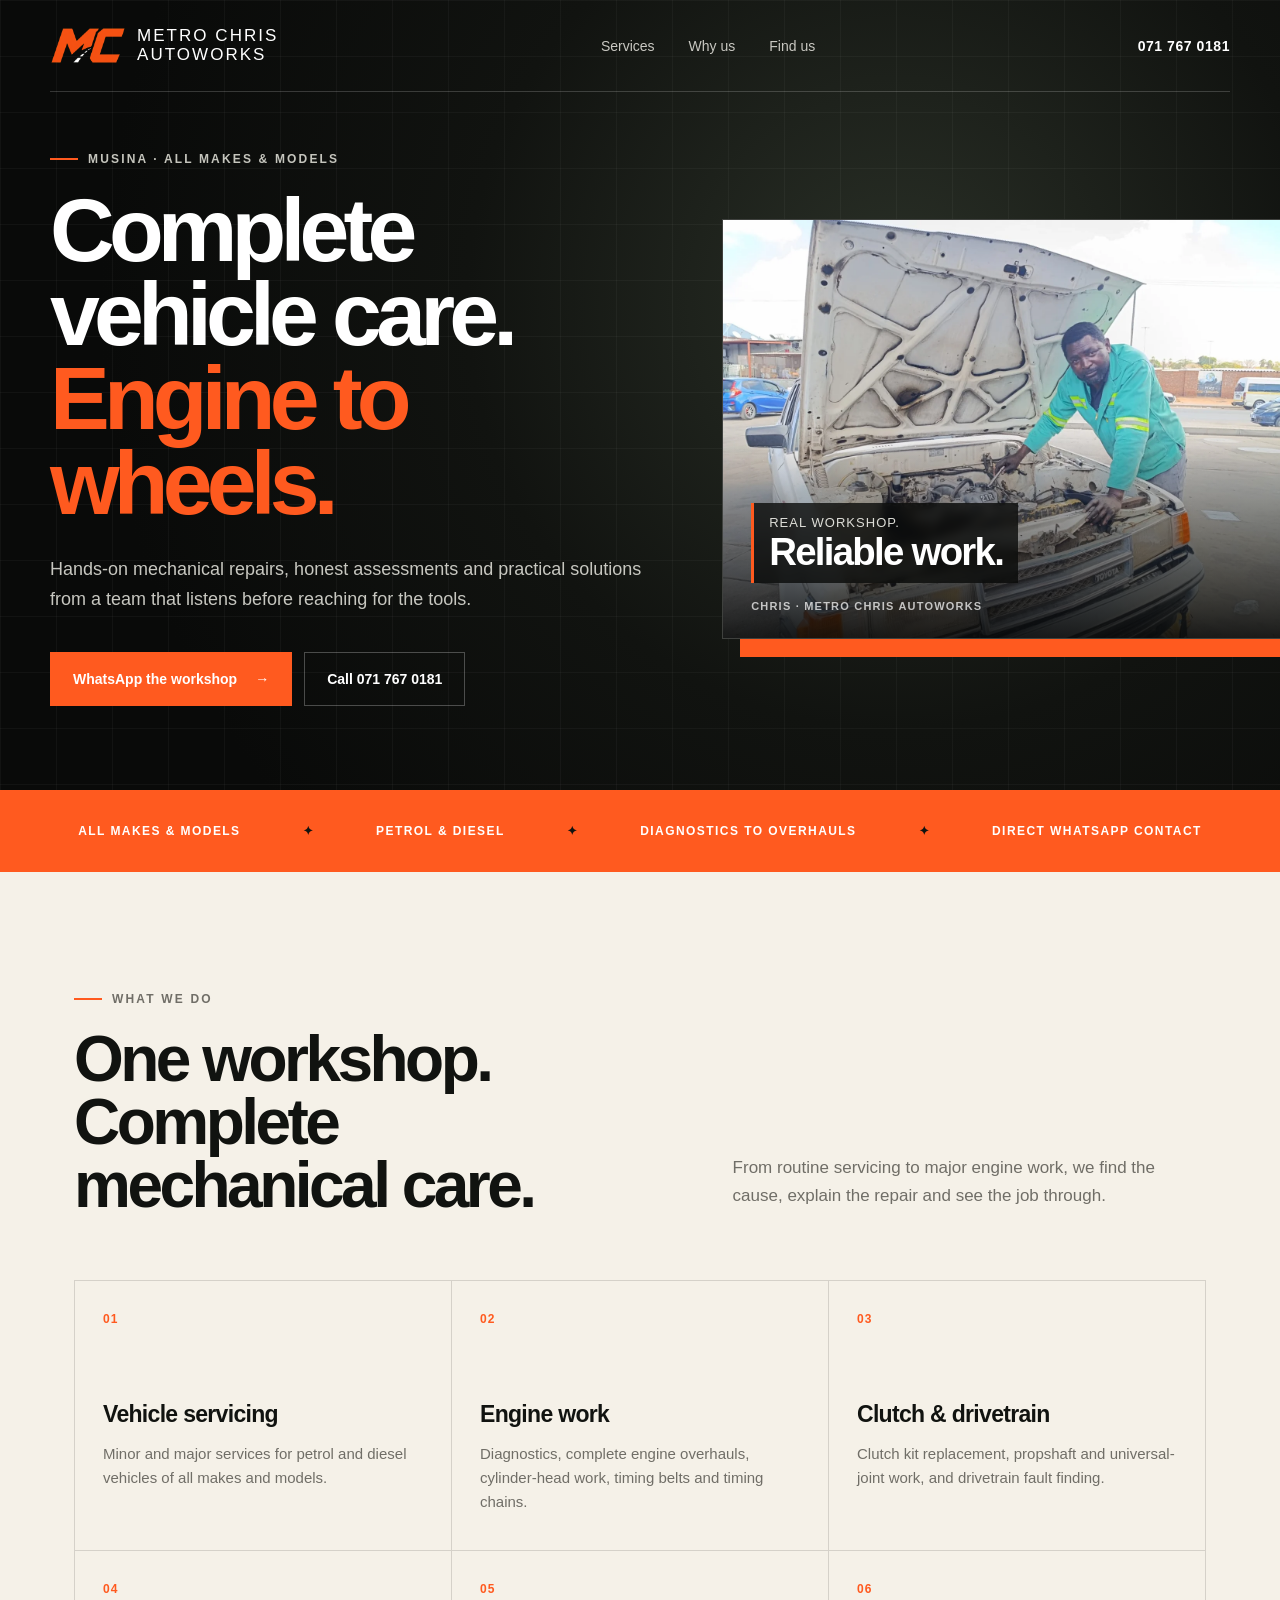
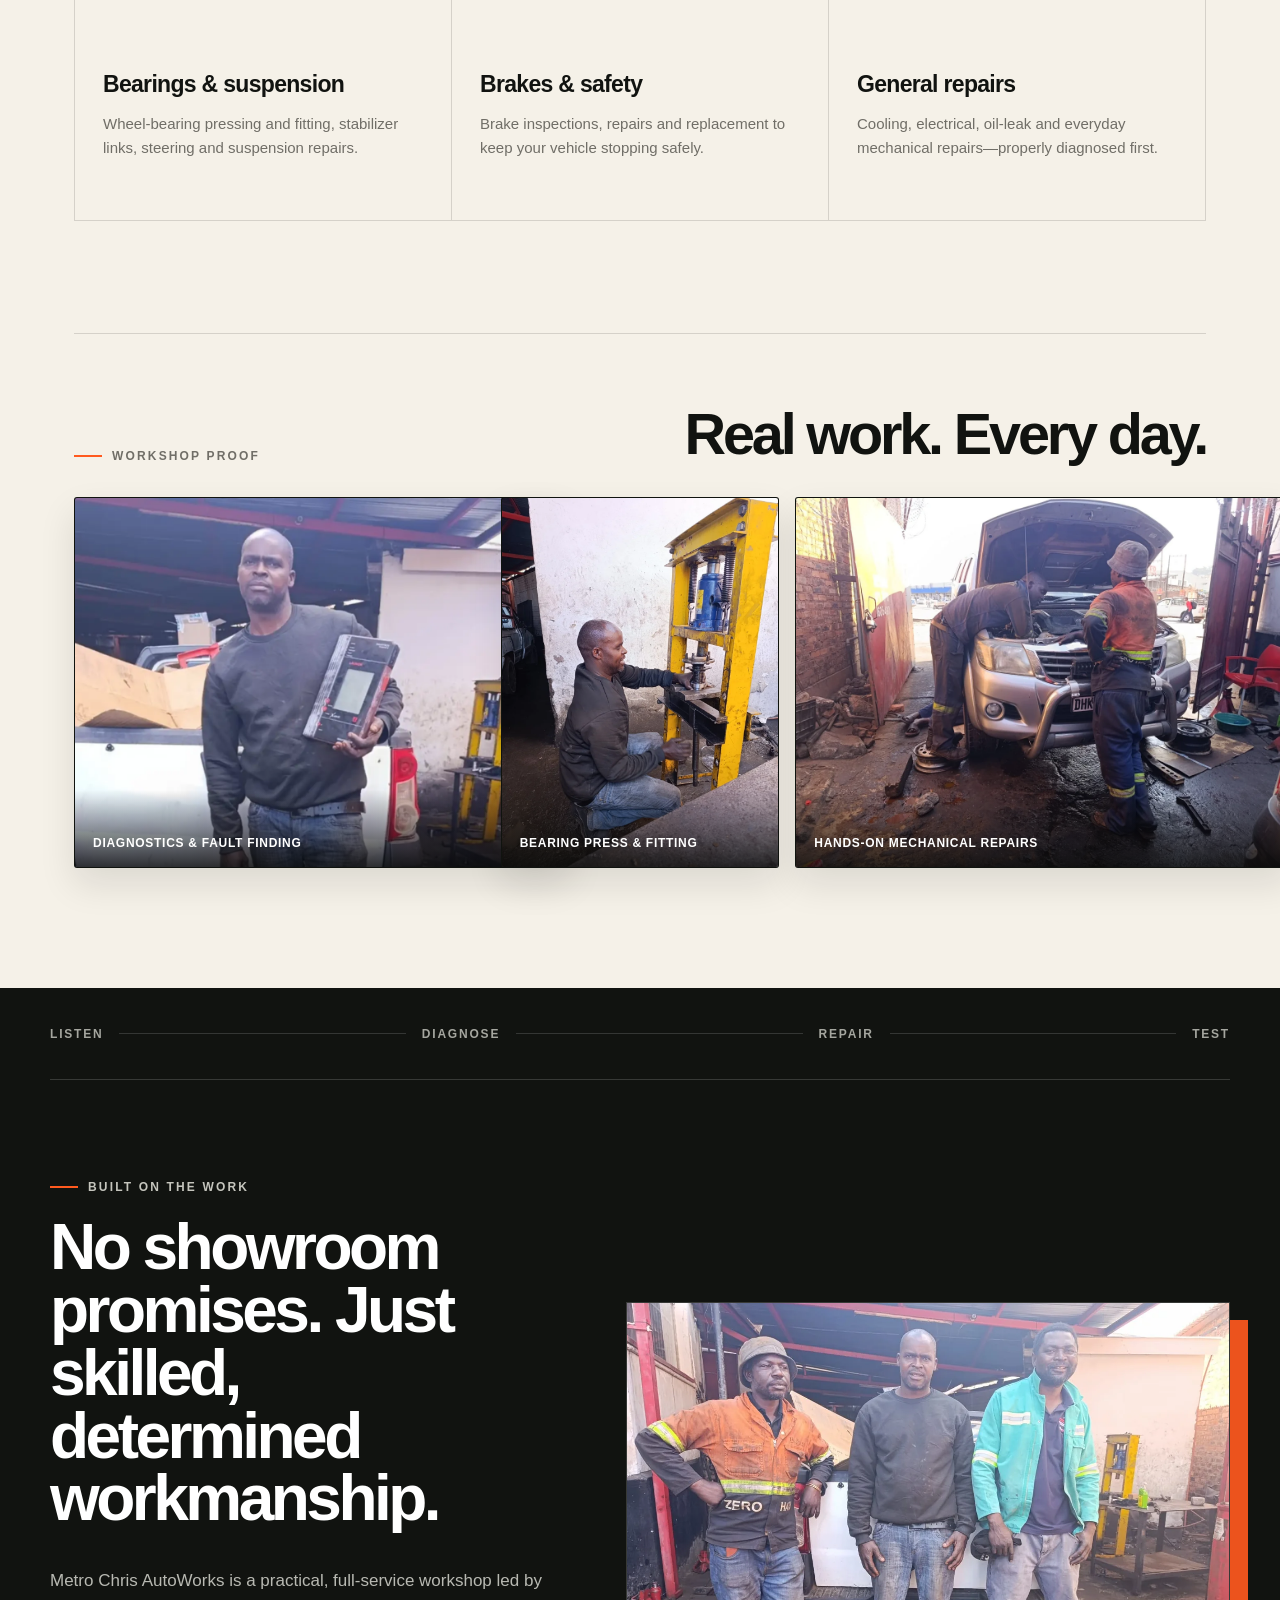
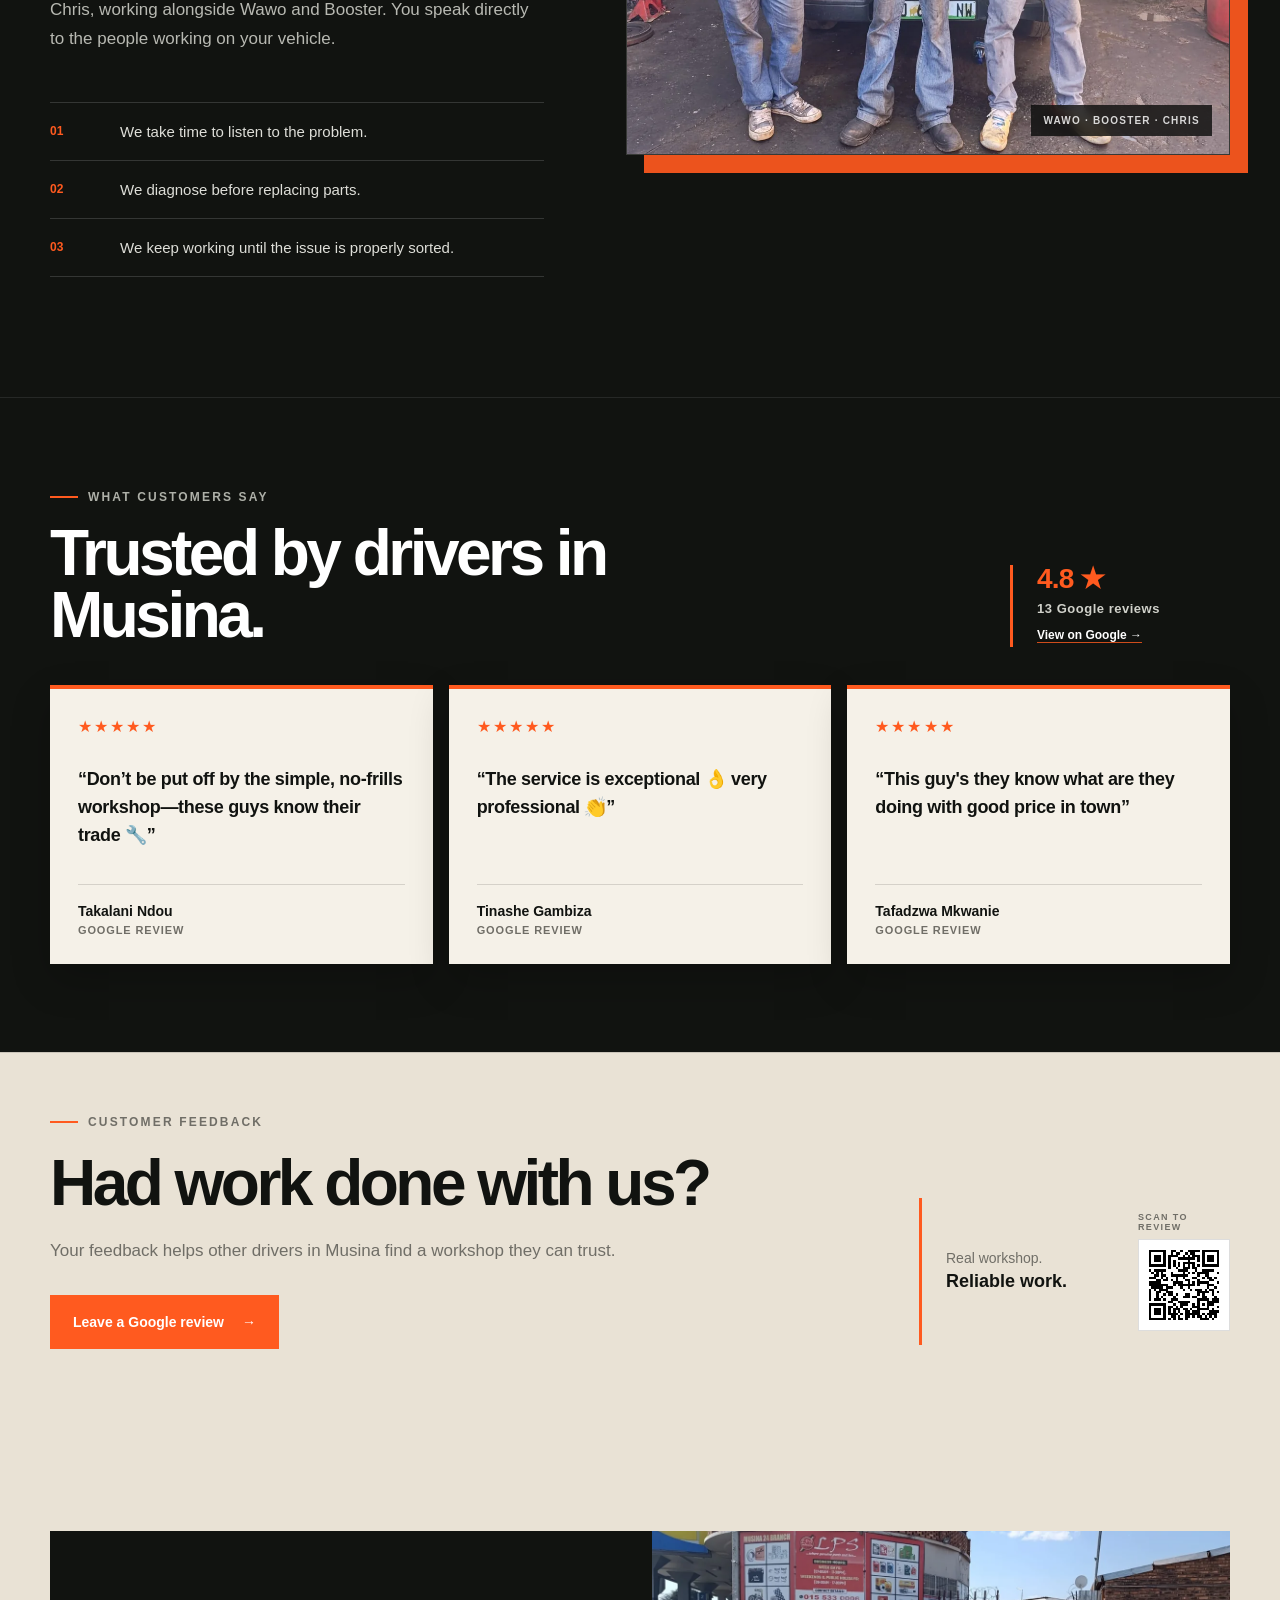
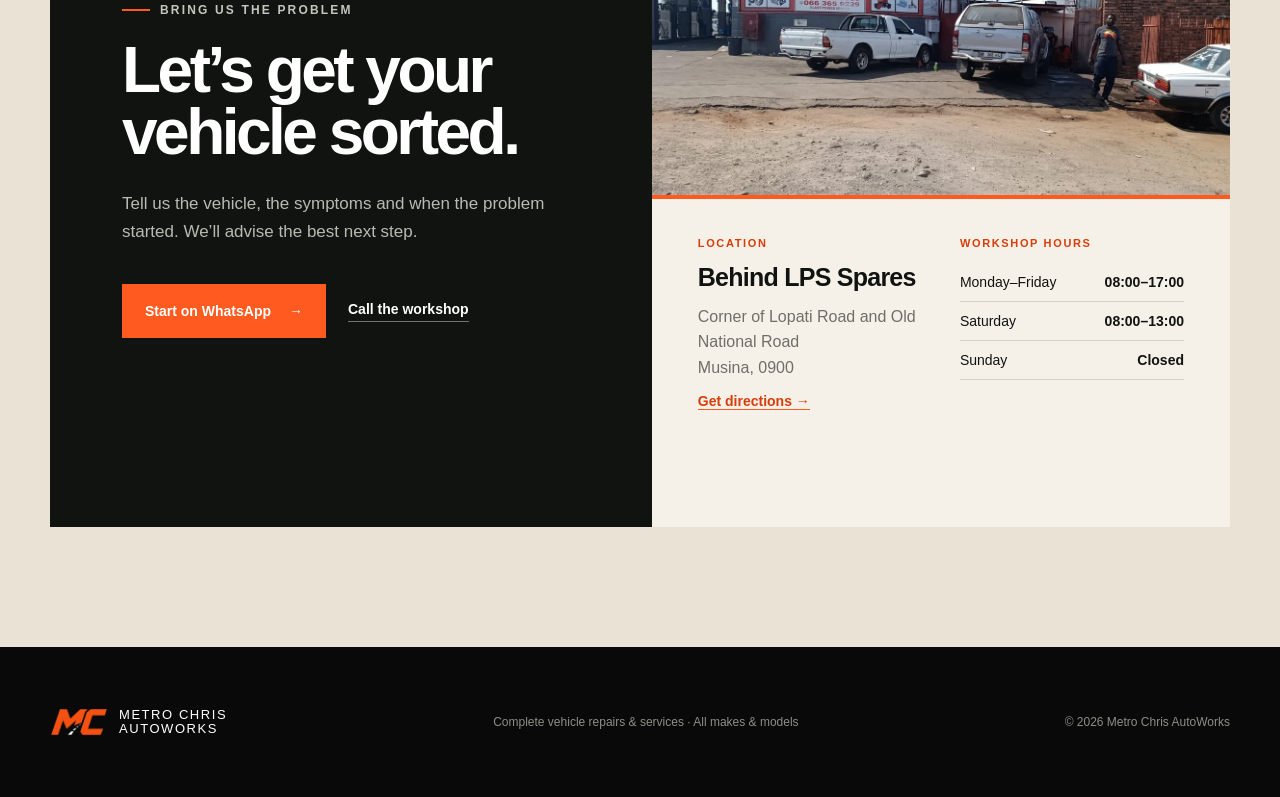
<file: index.html>
<!doctype html>
<html lang="en">
<head>
  <meta charset="utf-8">
  <meta name="viewport" content="width=device-width, initial-scale=1">
  <title>Car Mechanic &amp; Auto Repairs in Musina | Metro Chris AutoWorks</title>
  <meta name="description" content="Metro Chris AutoWorks provides reliable car repairs, diagnostics and vehicle maintenance in Musina. Call or WhatsApp 071 767 0181.">
  <meta name="robots" content="index, follow">
  <meta name="theme-color" content="#111310">
  <link rel="canonical" href="https://metrochrisauto.co.za/">
  <link rel="icon" href="assets/images/metro-chris-mc-emblem.webp" type="image/webp">
  <meta property="og:title" content="Car Mechanic &amp; Auto Repairs in Musina | Metro Chris AutoWorks">
  <meta property="og:description" content="Metro Chris AutoWorks provides reliable car repairs, diagnostics and vehicle maintenance in Musina. Call or WhatsApp 071 767 0181.">
  <meta property="og:type" content="website">
  <meta property="og:url" content="https://metrochrisauto.co.za/">
  <meta property="og:image" content="https://metrochrisauto.co.za/assets/images/hero-chris.webp">
  <meta property="og:image:alt" content="Chris working on a vehicle at Metro Chris AutoWorks in Musina">
  <link rel="preload" as="image" href="assets/images/hero-chris.webp" fetchpriority="high">
  <link rel="stylesheet" href="styles.css">
  <script type="application/ld+json">
    {
      "@context": "https://schema.org",
      "@type": "AutoRepair",
      "name": "Metro Chris AutoWorks",
      "url": "https://metrochrisauto.co.za/",
      "telephone": "+27 71 767 0181",
      "address": {
        "@type": "PostalAddress",
        "streetAddress": "Lopati Road",
        "addressLocality": "Musina",
        "postalCode": "0900",
        "addressCountry": "ZA"
      },
      "areaServed": {
        "@type": "City",
        "name": "Musina"
      },
      "openingHoursSpecification": [
        {
          "@type": "OpeningHoursSpecification",
          "dayOfWeek": [
            "Monday",
            "Tuesday",
            "Wednesday",
            "Thursday",
            "Friday"
          ],
          "opens": "08:00",
          "closes": "17:00"
        },
        {
          "@type": "OpeningHoursSpecification",
          "dayOfWeek": "Saturday",
          "opens": "08:00",
          "closes": "13:00"
        }
      ],
      "hasOfferCatalog": {
        "@type": "OfferCatalog",
        "name": "Auto repair services",
        "itemListElement": [
          {"@type": "Offer", "itemOffered": {"@type": "Service", "name": "Vehicle servicing"}},
          {"@type": "Offer", "itemOffered": {"@type": "Service", "name": "Engine work"}},
          {"@type": "Offer", "itemOffered": {"@type": "Service", "name": "Clutch and drivetrain repairs"}},
          {"@type": "Offer", "itemOffered": {"@type": "Service", "name": "Bearings and suspension repairs"}},
          {"@type": "Offer", "itemOffered": {"@type": "Service", "name": "Brake inspections and repairs"}},
          {"@type": "Offer", "itemOffered": {"@type": "Service", "name": "General mechanical repairs"}}
        ]
      }
    }
  </script>
</head>
<body>
  <main>
    <header class="site-header">
      <a class="brand" href="#top" aria-label="Metro Chris AutoWorks home">
        <img class="brand-emblem" src="assets/images/metro-chris-mc-emblem.webp" alt="Metro Chris AutoWorks" width="480" height="231">
        <span class="brand-name" aria-hidden="true">
          <span>Metro Chris</span>
          <span>AutoWorks</span>
        </span>
      </a>
      <nav aria-label="Main navigation">
        <a href="#services">Services</a><a href="#about">Why us</a><a href="#contact">Find us</a>
      </nav>
      <a class="header-call" href="tel:+27717670181">071 767 0181</a>
    </header>

    <section class="hero" id="top">
      <div class="hero-grid">
        <div class="hero-copy">
          <p class="eyebrow"><span></span> Musina · All makes &amp; models</p>
          <h1>Complete vehicle care.<span>Engine to wheels.</span></h1>
          <p class="hero-intro">Hands-on mechanical repairs, honest assessments and practical solutions from a team that listens before reaching for the tools.</p>
          <div class="hero-actions">
            <a class="button button-primary" href="https://wa.me/27717670181?text=Hi%20Metro%20Chris%20AutoWorks%2C%20I%20need%20help%20with%20my%20vehicle." target="_blank" rel="noreferrer">WhatsApp the workshop <span aria-hidden="true">→</span></a>
            <a class="button button-ghost" href="tel:+27717670181">Call 071 767 0181</a>
          </div>
        </div>
        <figure class="workshop-card">
          <img src="assets/images/hero-chris.webp" alt="Chris working on a vehicle at Metro Chris AutoWorks in Musina" width="1440" height="1080" fetchpriority="high" decoding="async">
          <div class="hero-photo-overlay">
            <div class="card-main"><p>Real workshop.</p><strong>Reliable work.</strong></div>
            <figcaption>Chris · Metro Chris AutoWorks</figcaption>
          </div>
        </figure>
      </div>
    </section>

    <section class="proof-strip" aria-label="Workshop highlights"><span>All makes &amp; models</span><span>Petrol &amp; diesel</span><span>Diagnostics to overhauls</span><span>Direct WhatsApp contact</span></section>

    <section class="section services-section" id="services">
      <div class="section-heading">
        <div><p class="eyebrow dark"><span></span> What we do</p><h2>One workshop.<br>Complete mechanical care.</h2></div>
        <p>From routine servicing to major engine work, we find the cause, explain the repair and see the job through.</p>
      </div>
      <div class="service-grid">
          <article class="service-card">
            <span class="service-number">01</span>
            <h3>Vehicle servicing</h3>
            <p>Minor and major services for petrol and diesel vehicles of all makes and models.</p>
          </article>
          <article class="service-card">
            <span class="service-number">02</span>
            <h3>Engine work</h3>
            <p>Diagnostics, complete engine overhauls, cylinder-head work, timing belts and timing chains.</p>
          </article>
          <article class="service-card">
            <span class="service-number">03</span>
            <h3>Clutch &amp; drivetrain</h3>
            <p>Clutch kit replacement, propshaft and universal-joint work, and drivetrain fault finding.</p>
          </article>
          <article class="service-card">
            <span class="service-number">04</span>
            <h3>Bearings &amp; suspension</h3>
            <p>Wheel-bearing pressing and fitting, stabilizer links, steering and suspension repairs.</p>
          </article>
          <article class="service-card">
            <span class="service-number">05</span>
            <h3>Brakes &amp; safety</h3>
            <p>Brake inspections, repairs and replacement to keep your vehicle stopping safely.</p>
          </article>
          <article class="service-card">
            <span class="service-number">06</span>
            <h3>General repairs</h3>
            <p>Cooling, electrical, oil-leak and everyday mechanical repairs—properly diagnosed first.</p>
          </article>
      </div>
      <div class="work-proof" aria-labelledby="work-proof-title">
        <div class="work-proof-heading"><p class="eyebrow dark"><span></span> Workshop proof</p><h2 id="work-proof-title">Real work. Every day.</h2></div>
        <div class="work-proof-grid">
          <figure class="proof-card proof-card-wide"><img src="assets/images/diagnostics.webp" alt="Vehicle diagnostic equipment at Metro Chris AutoWorks in Musina" width="1200" height="900" loading="lazy" decoding="async"><figcaption>Diagnostics &amp; fault finding</figcaption></figure>
          <figure class="proof-card proof-card-tall"><img src="assets/images/bearing-press-booster.webp" alt="Booster using the hydraulic bearing press at Metro Chris AutoWorks" width="900" height="1200" loading="lazy" decoding="async"><figcaption>Bearing press &amp; fitting</figcaption></figure>
          <figure class="proof-card proof-card-wide"><img src="assets/images/wawo-workshop.webp" alt="Wawo working on a vehicle at Metro Chris AutoWorks in Musina" width="1200" height="900" loading="lazy" decoding="async"><figcaption>Hands-on mechanical repairs</figcaption></figure>
        </div>
      </div>
    </section>

    <section class="about-section" id="about">
      <div class="about-rail"><span>Listen</span><i></i><span>Diagnose</span><i></i><span>Repair</span><i></i><span>Test</span></div>
      <div class="about-grid">
        <div class="about-copy">
          <p class="eyebrow"><span></span> Built on the work</p><h2>No showroom promises. Just skilled, determined workmanship.</h2>
          <p>Metro Chris AutoWorks is a practical, full-service workshop led by Chris, working alongside Wawo and Booster. You speak directly to the people working on your vehicle.</p>
          <div class="principles"><div><strong>01</strong><span>We take time to listen to the problem.</span></div><div><strong>02</strong><span>We diagnose before replacing parts.</span></div><div><strong>03</strong><span>We keep working until the issue is properly sorted.</span></div></div>
        </div>
        <figure class="team-photo"><img src="assets/images/team-chris-wawo-booster.webp" alt="Wawo, Booster and Chris at Metro Chris AutoWorks workshop in Musina" width="1200" height="900" loading="lazy" decoding="async"><figcaption>Wawo · Booster · Chris</figcaption></figure>
      </div>
    </section>

    <section class="customer-stories" aria-labelledby="customer-stories-title">
      <div class="customer-stories-inner">
        <div class="customer-stories-heading">
          <div>
            <p class="eyebrow"><span></span> What customers say</p>
            <h2 id="customer-stories-title">Trusted by drivers in Musina.</h2>
          </div>
          <div class="customer-rating" aria-label="4.8 out of 5 stars from 13 Google reviews">
            <strong>4.8 ★</strong>
            <span>13 Google reviews</span>
            <a href="https://www.google.com/search?q=Metro+Chris+AutoWorks+Musina+reviews" target="_blank" rel="noreferrer">View on Google →</a>
          </div>
        </div>
        <div class="customer-review-grid">
          <article class="customer-review-card">
            <div class="customer-review-stars" aria-label="5 out of 5 stars">★★★★★</div>
            <blockquote>“Don’t be put off by the simple, no-frills workshop—these guys know their trade 🔧”</blockquote>
            <div class="customer-review-author"><strong>Takalani Ndou</strong><span>Google review</span></div>
          </article>
          <article class="customer-review-card">
            <div class="customer-review-stars" aria-label="5 out of 5 stars">★★★★★</div>
            <blockquote>“The service is exceptional 👌 very professional 👏”</blockquote>
            <div class="customer-review-author"><strong>Tinashe Gambiza</strong><span>Google review</span></div>
          </article>
          <article class="customer-review-card">
            <div class="customer-review-stars" aria-label="5 out of 5 stars">★★★★★</div>
            <blockquote>“This guy's they know what are they doing with good price in town”</blockquote>
            <div class="customer-review-author"><strong>Tafadzwa Mkwanie</strong><span>Google review</span></div>
          </article>
        </div>
      </div>
    </section>

    <section class="review-section" id="reviews" aria-labelledby="review-title">
      <div class="review-inner">
        <div class="review-copy">
          <p class="eyebrow dark"><span></span> Customer feedback</p>
          <h2 id="review-title">Had work done with us?</h2>
          <p>Your feedback helps other drivers in Musina find a workshop they can trust.</p>
          <a class="button button-primary review-button" href="https://g.page/r/CYSJVj2DCtPbEBM/review" target="_blank" rel="noreferrer" data-ga-event="review_click">Leave a Google review <span aria-hidden="true">→</span></a>
        </div>
        <div class="review-secondary">
          <p class="review-proof">Real workshop.<strong>Reliable work.</strong></p>
          <a class="review-qr" href="https://g.page/r/CYSJVj2DCtPbEBM/review" target="_blank" rel="noreferrer" data-ga-event="review_click" aria-label="Leave a Google review using the QR code">
            <span>Scan to review</span>
            <img src="assets/images/google-review-qr.svg" alt="" width="184" height="184" loading="lazy" decoding="async">
          </a>
        </div>
      </div>
    </section>

    <section class="section contact-section" id="contact">
      <div class="contact-panel">
        <div class="contact-copy">
          <p class="eyebrow"><span></span> Bring us the problem</p><h2>Let’s get your vehicle sorted.</h2>
          <p>Tell us the vehicle, the symptoms and when the problem started. We’ll advise the best next step.</p>
          <div class="contact-actions"><a class="button button-primary" href="https://wa.me/27717670181?text=Hi%20Metro%20Chris%20AutoWorks%2C%20I%20need%20help%20with%20my%20vehicle." target="_blank" rel="noreferrer">Start on WhatsApp <span aria-hidden="true">→</span></a><a class="text-link" href="tel:+27717670181">Call the workshop</a></div>
        </div>
        <div class="contact-location">
          <figure class="location-photo"><img src="assets/images/workshop-location.webp" alt="Metro Chris AutoWorks workshop location behind LPS Spares in Musina" width="1200" height="900" loading="lazy" decoding="async"></figure>
          <div class="contact-details">
            <div><span class="detail-label">Location</span><strong>Behind LPS Spares</strong><p>Corner of Lopati Road and Old National Road<br>Musina, 0900</p><a href="https://www.google.com/maps/search/?api=1&amp;query=Metro+Chris+AutoWorks+Musina" target="_blank" rel="noreferrer">Get directions →</a></div>
            <div><span class="detail-label">Workshop hours</span><dl><div><dt>Monday–Friday</dt><dd>08:00–17:00</dd></div><div><dt>Saturday</dt><dd>08:00–13:00</dd></div><div><dt>Sunday</dt><dd>Closed</dd></div></dl></div>
          </div>
        </div>
      </div>
    </section>

    <footer><a class="brand footer-brand" href="#top" aria-label="Metro Chris AutoWorks home"><img class="brand-emblem" src="assets/images/metro-chris-mc-emblem.webp" alt="Metro Chris AutoWorks" width="480" height="231" loading="lazy" decoding="async"><span class="brand-name" aria-hidden="true"><span>Metro Chris</span><span>AutoWorks</span></span></a><p>Complete vehicle repairs &amp; services · All makes &amp; models</p><p>© 2026 Metro Chris AutoWorks</p></footer>
    <div class="mobile-actions" aria-label="Quick contact"><a href="tel:+27717670181">Call</a><a href="https://wa.me/27717670181?text=Hi%20Metro%20Chris%20AutoWorks%2C%20I%20need%20help%20with%20my%20vehicle." target="_blank" rel="noreferrer">WhatsApp</a></div>
  </main>
  <script>
    document.addEventListener('click', function (event) {
      var target = event.target;
      if (!target || !target.closest) return;

      var link = target.closest('a[data-ga-event="review_click"]');
      if (!link || typeof gtag !== 'function') return;

      var analyticsAllowed = false;
      try {
        analyticsAllowed = localStorage.getItem('mc_analytics_consent') === 'granted';
      } catch (e) {}
      if (!analyticsAllowed) return;

      var area = link.closest('header, nav, section, footer');
      var linkLocation = area ? area.id || area.tagName.toLowerCase() : 'page';

      gtag('event', link.getAttribute('data-ga-event'), {
        link_location: linkLocation
      });
    }, true);
  </script>
</body>
</html>
</file>
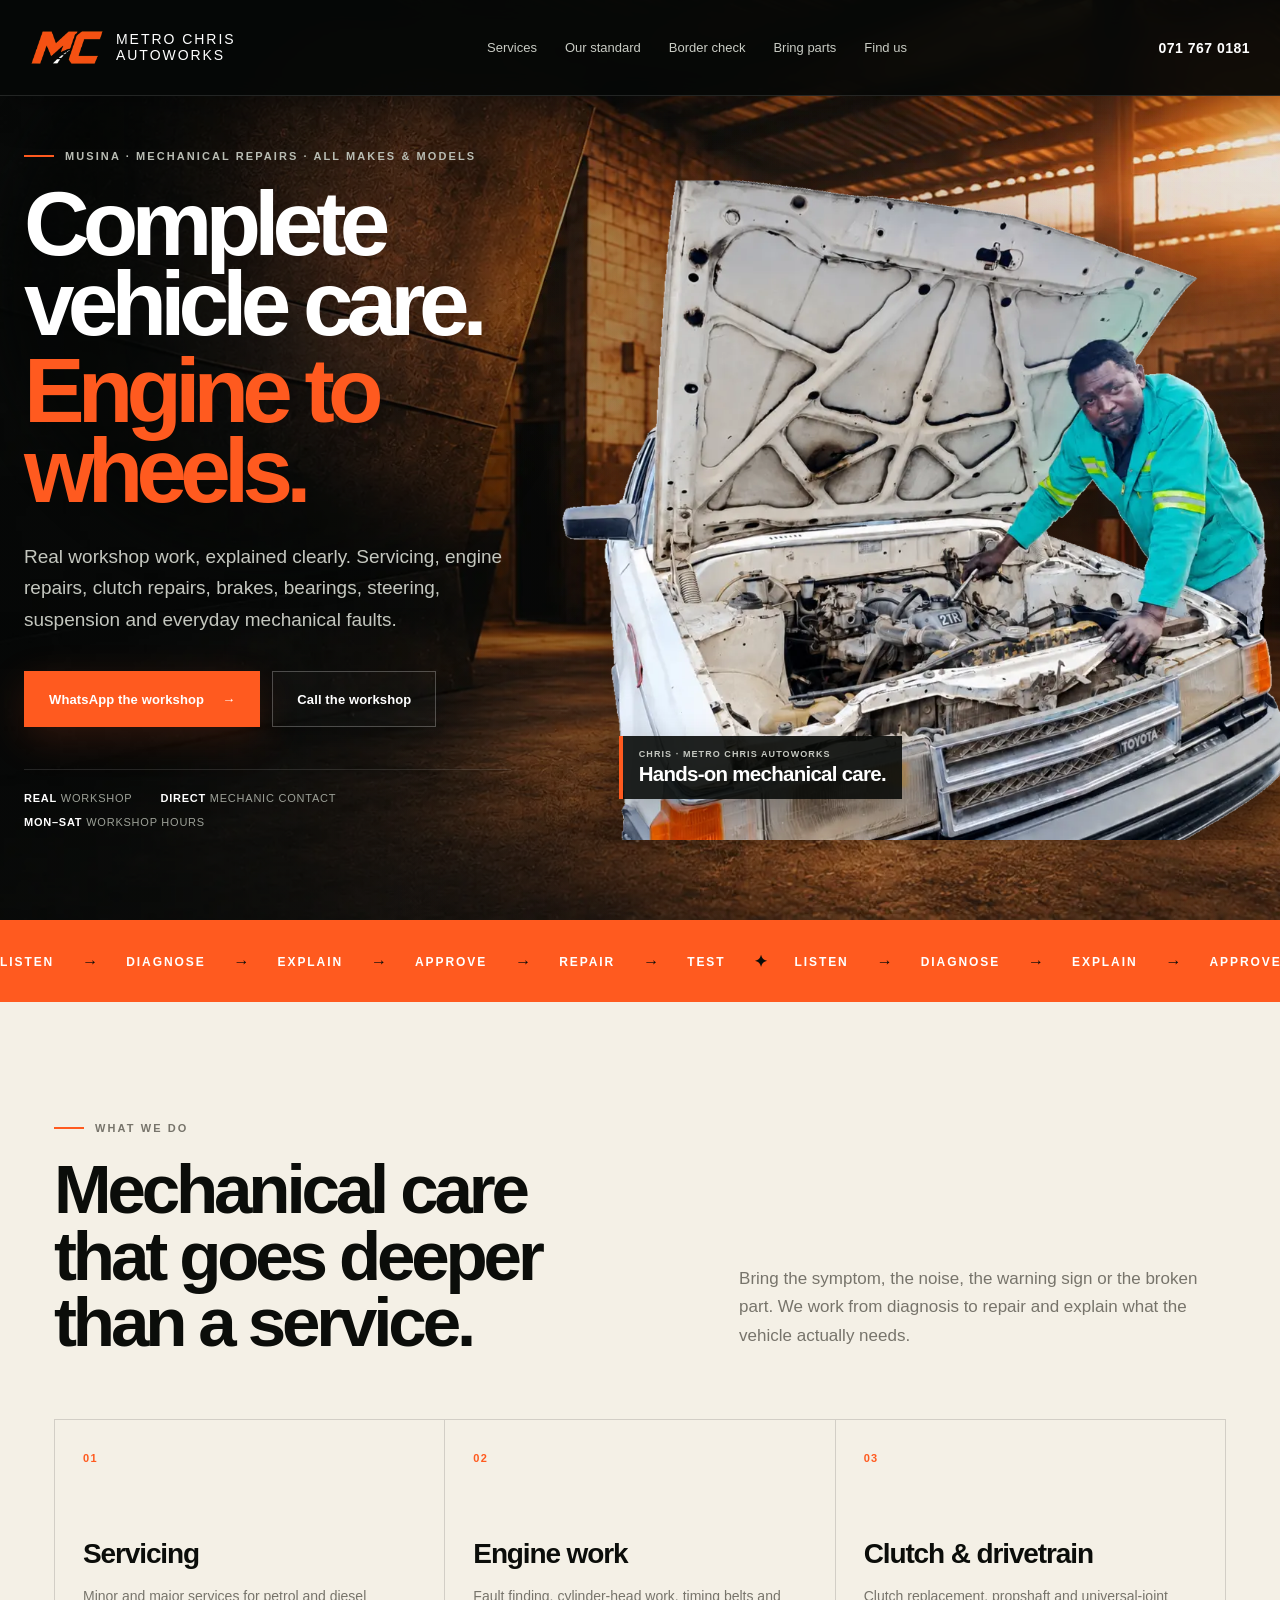
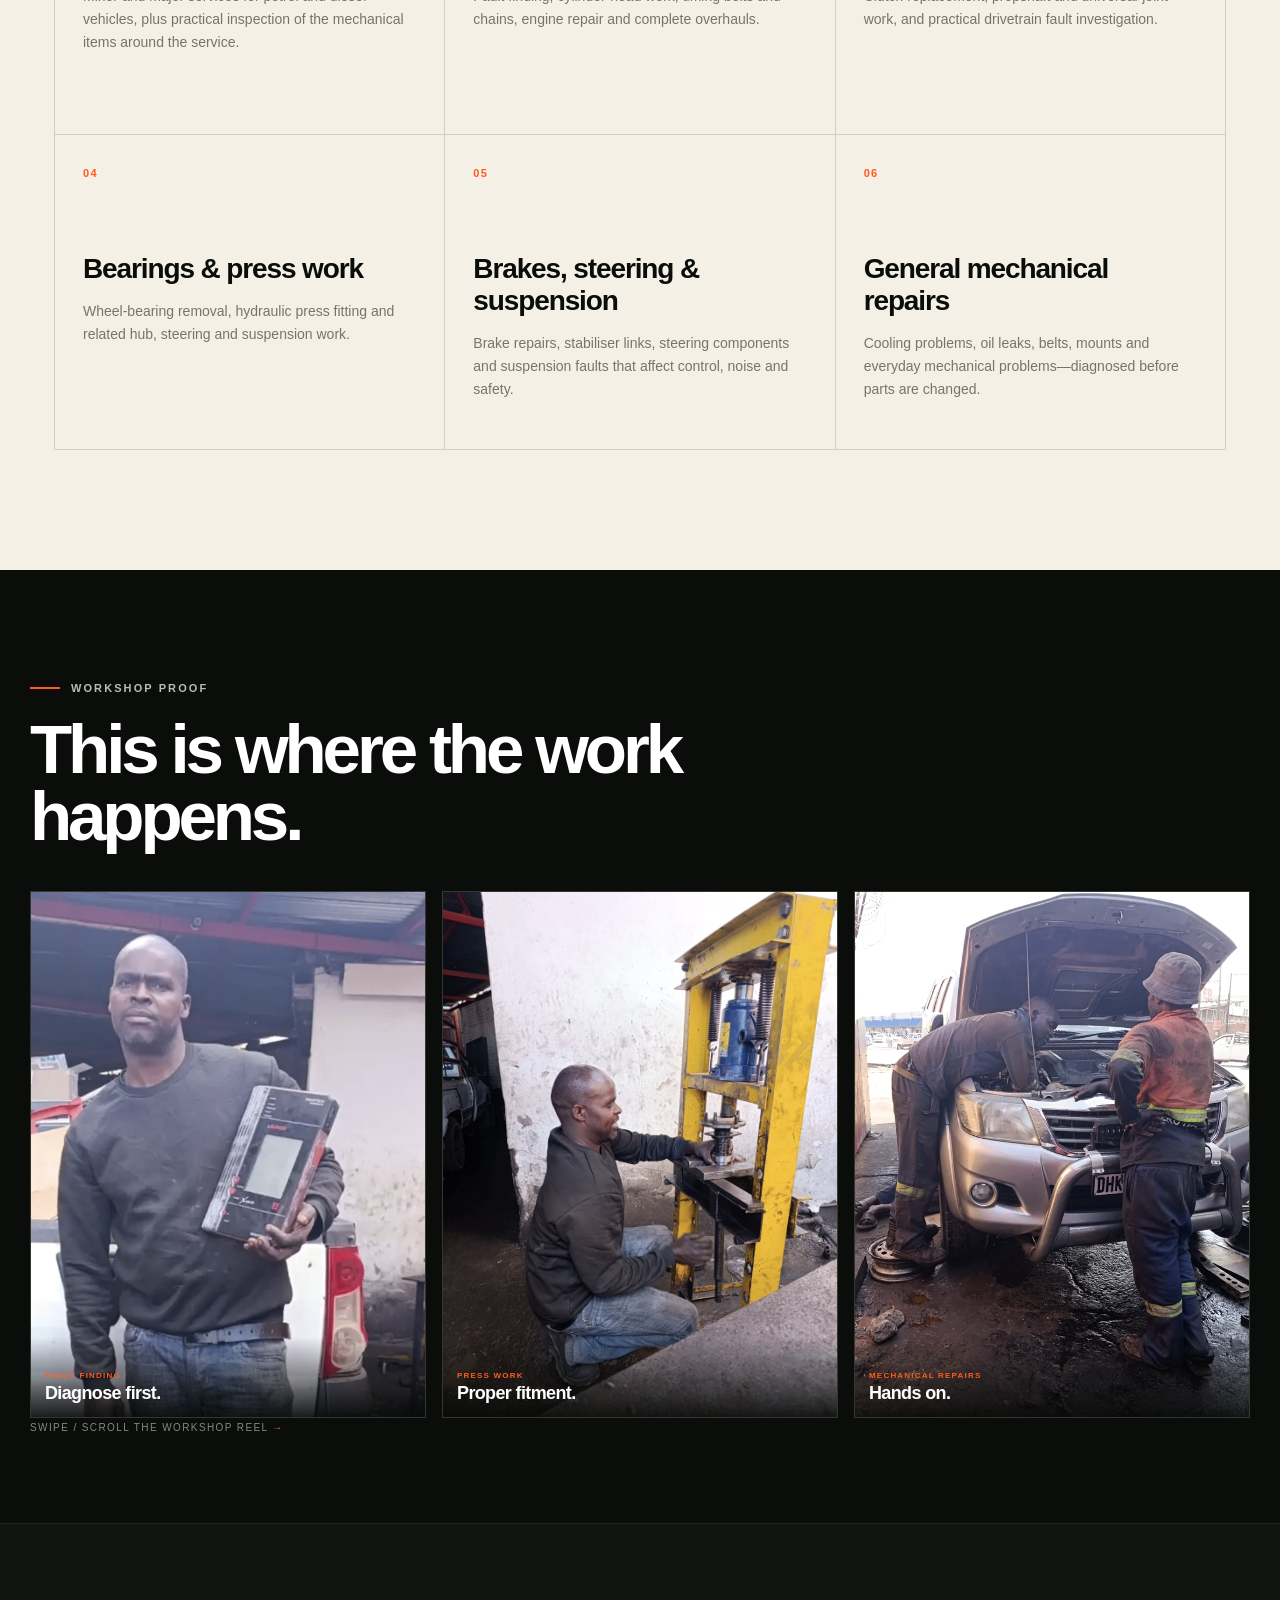
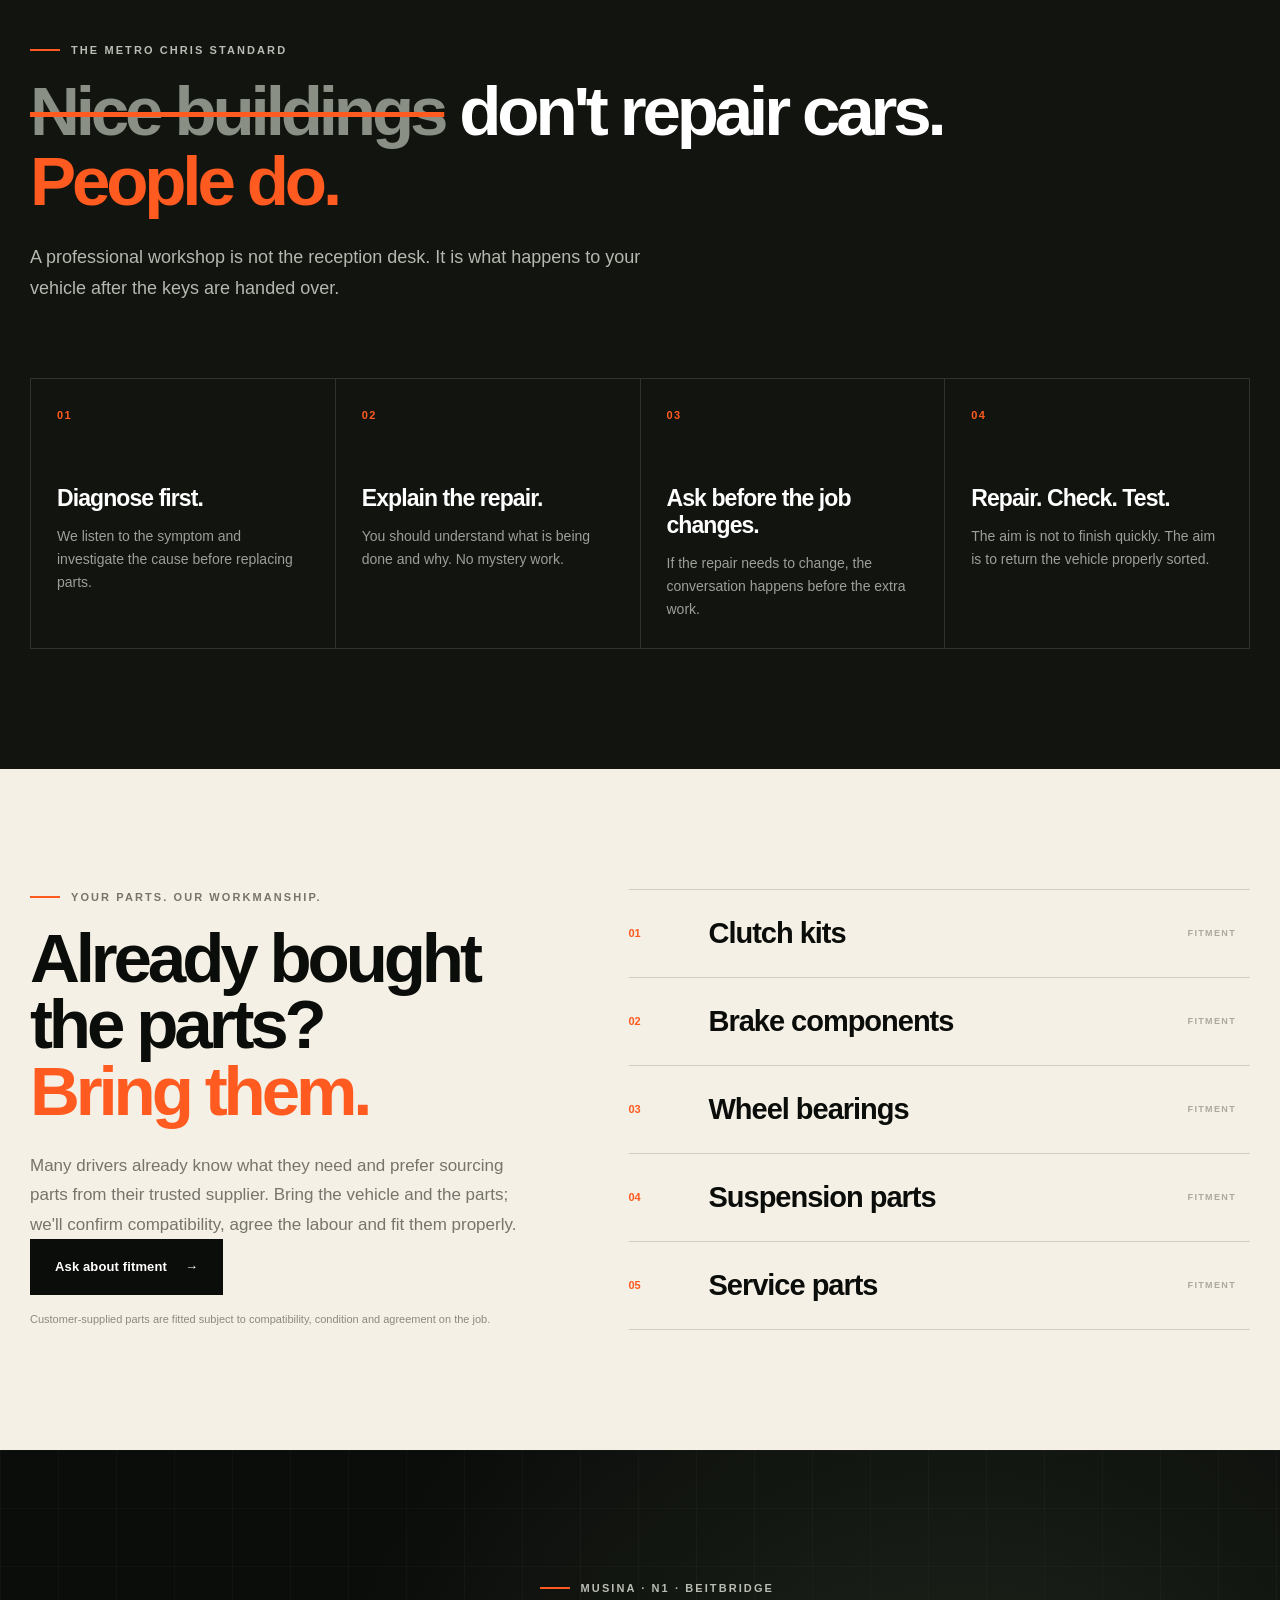
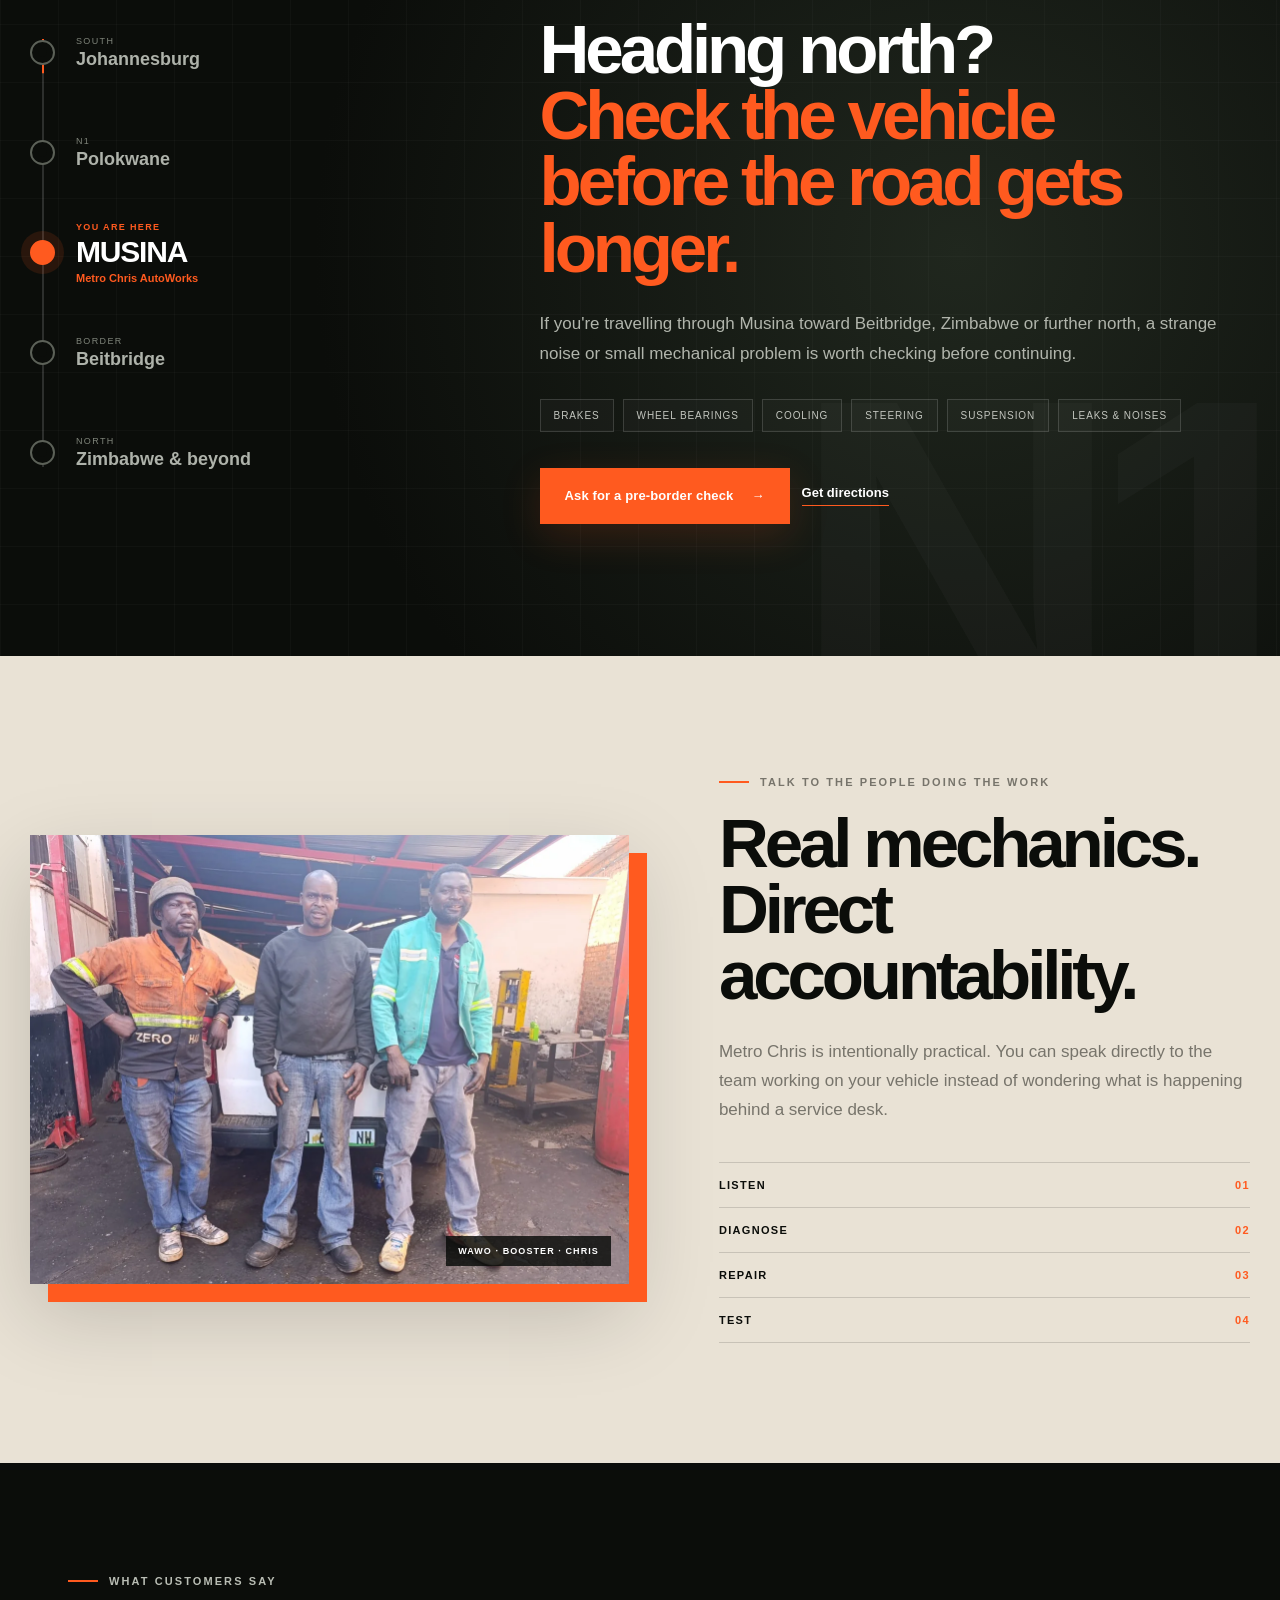
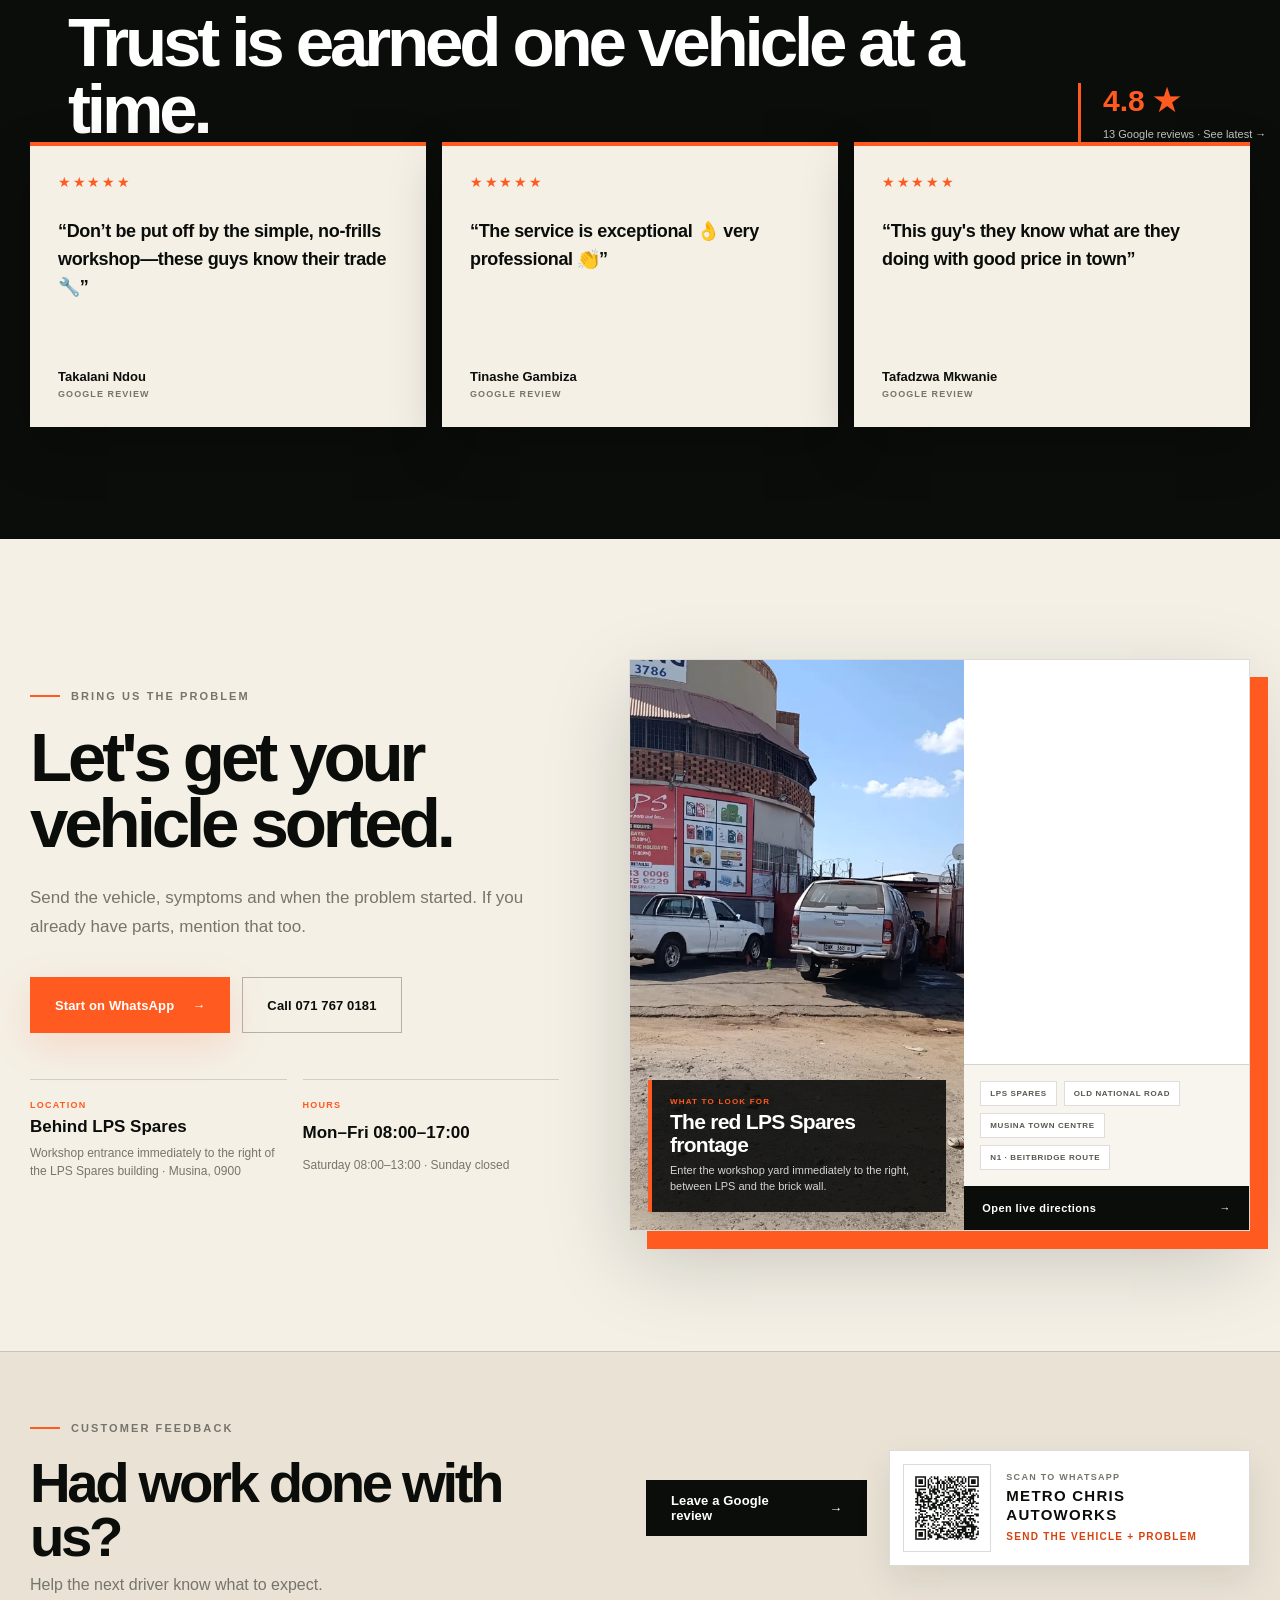
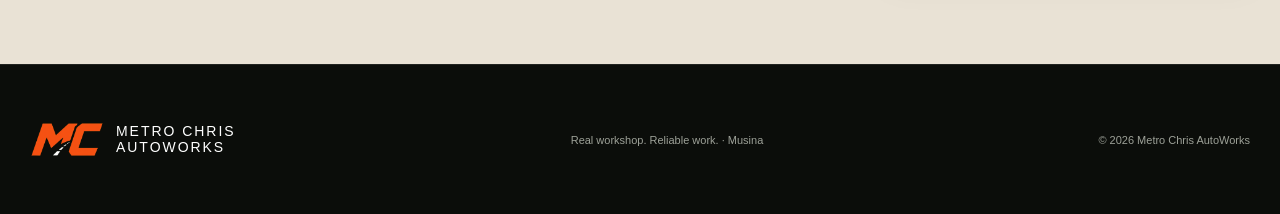
<file: v2-preview.html>
<!doctype html>
<html lang="en">
<head>
  <meta charset="utf-8">
  <meta name="viewport" content="width=device-width, initial-scale=1">
  <meta name="theme-color" content="#0b0d0a">
  <meta name="robots" content="index, follow">
  <title>Car Mechanic &amp; Auto Repairs in Musina | Metro Chris AutoWorks</title>
  <meta name="description" content="Metro Chris AutoWorks provides reliable car repairs, diagnostics and vehicle maintenance in Musina. Call or WhatsApp 071 767 0181.">
  <link rel="canonical" href="https://metrochrisauto.co.za/">
  <link rel="icon" href="assets/images/metro-chris-mc-emblem.webp" type="image/webp">
  <meta property="og:title" content="Car Mechanic &amp; Auto Repairs in Musina | Metro Chris AutoWorks">
  <meta property="og:description" content="Reliable mechanical repairs and vehicle maintenance from a real Musina workshop.">
  <meta property="og:type" content="website">
  <meta property="og:url" content="https://metrochrisauto.co.za/">
  <meta property="og:image" content="https://metrochrisauto.co.za/assets/images/hero-chris.webp">
  <meta property="og:image:alt" content="Chris working on a vehicle at Metro Chris AutoWorks in Musina">
  <link rel="preload" as="image" href="assets/images/musina-heat-steel-bg.webp" fetchpriority="high">
  <link rel="preload" as="image" href="assets/images/hero-chris-car-cutout-v2.webp" fetchpriority="high">
  <link rel="stylesheet" href="v2-1.css">
  <link rel="stylesheet" href="v2-2.css">
  <link rel="stylesheet" href="v2-3.css">
  <link rel="stylesheet" href="v2-4.css">
  <link rel="stylesheet" href="v2-5.css">
  <script type="application/ld+json">
    {
      "@context": "https://schema.org",
      "@type": "AutoRepair",
      "name": "Metro Chris AutoWorks",
      "url": "https://metrochrisauto.co.za/",
      "telephone": "+27 71 767 0181",
      "address": {
        "@type": "PostalAddress",
        "streetAddress": "Behind LPS Spares, Lopati Road",
        "addressLocality": "Musina",
        "postalCode": "0900",
        "addressCountry": "ZA"
      },
      "areaServed": { "@type": "City", "name": "Musina" },
      "openingHoursSpecification": [
        {
          "@type": "OpeningHoursSpecification",
          "dayOfWeek": ["Monday", "Tuesday", "Wednesday", "Thursday", "Friday"],
          "opens": "08:00",
          "closes": "17:00"
        },
        {
          "@type": "OpeningHoursSpecification",
          "dayOfWeek": "Saturday",
          "opens": "08:00",
          "closes": "13:00"
        }
      ],
      "hasOfferCatalog": {
        "@type": "OfferCatalog",
        "name": "Auto repair services",
        "itemListElement": [
          {"@type": "Offer", "itemOffered": {"@type": "Service", "name": "Vehicle servicing"}},
          {"@type": "Offer", "itemOffered": {"@type": "Service", "name": "Engine work"}},
          {"@type": "Offer", "itemOffered": {"@type": "Service", "name": "Clutch and drivetrain repairs"}},
          {"@type": "Offer", "itemOffered": {"@type": "Service", "name": "Bearings and suspension repairs"}},
          {"@type": "Offer", "itemOffered": {"@type": "Service", "name": "Brake inspections and repairs"}},
          {"@type": "Offer", "itemOffered": {"@type": "Service", "name": "General mechanical repairs"}}
        ]
      }
    }
  </script>
</head>
<body>
  <a class="skip-link" href="#main">Skip to content</a>
  <header class="site-header" id="top">
    <a class="brand" href="#top" aria-label="Metro Chris AutoWorks home">
      <img src="assets/images/metro-chris-mc-emblem.webp" alt="" width="480" height="231">
      <span class="brand-copy"><strong>Metro Chris</strong><span>AutoWorks</span></span>
    </a>
    <nav aria-label="Main navigation">
      <a href="#services">Services</a><a href="#standard">Our standard</a><a href="#border">Border check</a><a href="#parts">Bring parts</a><a href="#contact">Find us</a>
    </nav>
    <a class="header-call ga-track" data-ga-event="phone_click" href="tel:+27717670181">071 767 0181</a>
  </header>
  <main id="main">
    <section class="hero section-dark" aria-labelledby="hero-title">
      <div class="hero-grid">
        <div class="hero-copy" data-reveal>
          <p class="eyebrow"><span></span> Musina · Mechanical repairs · All makes &amp; models</p>
          <h1 id="hero-title"><span class="hero-line">Complete vehicle care.</span><span class="hero-accent">Engine to wheels.</span></h1>
          <p class="hero-intro">Real workshop work, explained clearly. Servicing, engine repairs, clutch repairs, brakes, bearings, steering, suspension and everyday mechanical faults.</p>
          <div class="hero-actions">
            <a class="button button-primary ga-track" data-ga-event="whatsapp_click" href="https://wa.me/27717670181?text=Hi%20Metro%20Chris%20AutoWorks%2C%20I%20need%20help%20with%20my%20vehicle." target="_blank" rel="noreferrer">WhatsApp the workshop <span>→</span></a>
            <a class="button button-ghost ga-track" data-ga-event="phone_click" href="tel:+27717670181">Call the workshop</a>
          </div>
          <div class="hero-proof" aria-label="Workshop facts"><span><b>Real</b> workshop</span><span><b>Direct</b> mechanic contact</span><span><b>Mon–Sat</b> workshop hours</span></div>
          </div>
          <div class="hero-media" data-reveal data-delay="120">
          <div class="hero-cutout-stage">
            <img class="hero-cutout" src="assets/images/hero-chris-car-cutout-v2.webp" alt="Chris working beside a Toyota with its bonnet open at Metro Chris AutoWorks in Musina" width="1200" height="900">
            <div class="hero-cutout-badge"><small>CHRIS · METRO CHRIS AUTOWORKS</small><strong>Hands-on mechanical care.</strong></div>
          </div>
        </div>
      </div>
    </section>
    <section class="process-ticker" aria-label="Our repair process"><div class="ticker-track"><span>LISTEN</span><i>→</i><span>DIAGNOSE</span><i>→</i><span>EXPLAIN</span><i>→</i><span>APPROVE</span><i>→</i><span>REPAIR</span><i>→</i><span>TEST</span><i>✦</i><span>LISTEN</span><i>→</i><span>DIAGNOSE</span><i>→</i><span>EXPLAIN</span><i>→</i><span>APPROVE</span><i>→</i><span>REPAIR</span><i>→</i><span>TEST</span><i>✦</i></div></section>
    <section class="section services" id="services" aria-labelledby="services-title">
      <div class="section-head" data-reveal><div><p class="eyebrow dark"><span></span> What we do</p><h2 id="services-title">Mechanical care that goes deeper than a service.</h2></div><p>Bring the symptom, the noise, the warning sign or the broken part. We work from diagnosis to repair and explain what the vehicle actually needs.</p></div>
      <div class="service-grid">
        <article class="service-card" data-reveal><span>01</span><h3>Servicing</h3><p>Minor and major services for petrol and diesel vehicles, plus practical inspection of the mechanical items around the service.</p><b>Maintain it properly →</b></article>
        <article class="service-card" data-reveal data-delay="60"><span>02</span><h3>Engine work</h3><p>Fault finding, cylinder-head work, timing belts and chains, engine repair and complete overhauls.</p><b>From diagnosis to rebuild →</b></article>
        <article class="service-card" data-reveal data-delay="120"><span>03</span><h3>Clutch &amp; drivetrain</h3><p>Clutch replacement, propshaft and universal-joint work, and practical drivetrain fault investigation.</p><b>Restore the drive →</b></article>
        <article class="service-card" data-reveal><span>04</span><h3>Bearings &amp; press work</h3><p>Wheel-bearing removal, hydraulic press fitting and related hub, steering and suspension work.</p><b>Proper fitment matters →</b></article>
        <article class="service-card" data-reveal data-delay="60"><span>05</span><h3>Brakes, steering &amp; suspension</h3><p>Brake repairs, stabiliser links, steering components and suspension faults that affect control, noise and safety.</p><b>Keep the car planted →</b></article>
        <article class="service-card" data-reveal data-delay="120"><span>06</span><h3>General mechanical repairs</h3><p>Cooling problems, oil leaks, belts, mounts and everyday mechanical problems—diagnosed before parts are changed.</p><b>Find the cause first →</b></article>
      </div>
    </section>
    <section class="work-reel section-dark" aria-labelledby="reel-title">
      <div class="work-reel-head" data-reveal><div><p class="eyebrow"><span></span> Workshop proof</p><h2 id="reel-title">This is where the work happens.</h2></div></div>
      <div class="reel-feature">
        <div class="reel-proof-stack">
          <figure class="reel-still" data-reveal data-delay="60"><img src="assets/images/diagnostics.webp" alt="Diagnostic equipment at Metro Chris AutoWorks" loading="lazy"><figcaption><small>FAULT FINDING</small><strong>Diagnose first.</strong></figcaption></figure>
          <figure class="reel-still" data-reveal data-delay="120"><img src="assets/images/bearing-press-booster.webp" alt="Hydraulic bearing press work at Metro Chris AutoWorks" loading="lazy"><figcaption><small>PRESS WORK</small><strong>Proper fitment.</strong></figcaption></figure>
          <figure class="reel-still" data-reveal data-delay="180"><img src="assets/images/wawo-workshop.webp" alt="Hands-on vehicle repair at Metro Chris AutoWorks" loading="lazy"><figcaption><small>MECHANICAL REPAIRS</small><strong>Hands on.</strong></figcaption></figure>
        </div>
      </div><div class="reel-hint">Swipe / scroll the workshop reel <span>→</span></div>
    </section>
    <section class="challenger" id="standard" aria-labelledby="standard-title"><div class="challenger-inner">
      <div class="challenger-statement" data-reveal><p class="eyebrow"><span></span> The Metro Chris standard</p><h2 id="standard-title"><span>Nice buildings</span> don't repair cars.<strong>People do.</strong></h2><p>A professional workshop is not the reception desk. It is what happens to your vehicle after the keys are handed over.</p></div>
      <div class="standards-grid"><article data-reveal><b>01</b><h3>Diagnose first.</h3><p>We listen to the symptom and investigate the cause before replacing parts.</p></article><article data-reveal data-delay="60"><b>02</b><h3>Explain the repair.</h3><p>You should understand what is being done and why. No mystery work.</p></article><article data-reveal data-delay="120"><b>03</b><h3>Ask before the job changes.</h3><p>If the repair needs to change, the conversation happens before the extra work.</p></article><article data-reveal data-delay="180"><b>04</b><h3>Repair. Check. Test.</h3><p>The aim is not to finish quickly. The aim is to return the vehicle properly sorted.</p></article></div>
    </div></section>
    <section class="parts-section" id="parts" aria-labelledby="parts-title"><div class="parts-grid">
      <div class="parts-copy" data-reveal><p class="eyebrow dark"><span></span> Your parts. Our workmanship.</p><h2 id="parts-title">Already bought the parts?<span>Bring them.</span></h2><p>Many drivers already know what they need and prefer sourcing parts from their trusted supplier. Bring the vehicle and the parts; we'll confirm compatibility, agree the labour and fit them properly.</p><a class="button button-dark ga-track" data-ga-event="whatsapp_click" href="https://wa.me/27717670181?text=Hi%20Metro%20Chris%20AutoWorks%2C%20I%20already%20have%20parts%20for%20my%20vehicle%20and%20need%20help%20with%20fitment." target="_blank" rel="noreferrer">Ask about fitment <span>→</span></a><small>Customer-supplied parts are fitted subject to compatibility, condition and agreement on the job.</small></div>
      <div class="parts-stack" aria-label="Common customer supplied parts"><div class="part-chip" data-reveal><span>01</span><strong>Clutch kits</strong></div><div class="part-chip" data-reveal data-delay="40"><span>02</span><strong>Brake components</strong></div><div class="part-chip" data-reveal data-delay="80"><span>03</span><strong>Wheel bearings</strong></div><div class="part-chip" data-reveal data-delay="120"><span>04</span><strong>Suspension parts</strong></div><div class="part-chip" data-reveal data-delay="160"><span>05</span><strong>Service parts</strong></div></div>
    </div></section>
    <section class="border-section section-dark" id="border" aria-labelledby="border-title"><div class="border-grid">
      <div class="route-wrap" data-route><div class="route-line"><span class="route-progress"></span></div><div class="route-stop"><i></i><div><small>South</small><strong>Johannesburg</strong></div></div><div class="route-stop"><i></i><div><small>N1</small><strong>Polokwane</strong></div></div><div class="route-stop route-stop-active"><i></i><div><small>YOU ARE HERE</small><strong>MUSINA</strong><span>Metro Chris AutoWorks</span></div></div><div class="route-stop"><i></i><div><small>Border</small><strong>Beitbridge</strong></div></div><div class="route-stop"><i></i><div><small>North</small><strong>Zimbabwe &amp; beyond</strong></div></div></div>
      <div class="border-copy" data-reveal><p class="eyebrow"><span></span> Musina · N1 · Beitbridge</p><h2 id="border-title">Heading north?<span>Check the vehicle before the road gets longer.</span></h2><p>If you're travelling through Musina toward Beitbridge, Zimbabwe or further north, a strange noise or small mechanical problem is worth checking before continuing.</p><div class="border-checks"><span>Brakes</span><span>Wheel bearings</span><span>Cooling</span><span>Steering</span><span>Suspension</span><span>Leaks &amp; noises</span></div><div class="border-actions"><a class="button button-primary ga-track" data-ga-event="whatsapp_click" href="https://wa.me/27717670181?text=Hi%20Metro%20Chris%20AutoWorks%2C%20I%27m%20travelling%20through%20Musina%20and%20want%20a%20pre-border%20vehicle%20check." target="_blank" rel="noreferrer">Ask for a pre-border check <span>→</span></a><a class="text-link ga-track" data-ga-event="directions_click" href="https://www.google.com/maps/search/?api=1&amp;query=Metro+Chris+AutoWorks+Musina" target="_blank" rel="noreferrer">Get directions</a></div></div>
    </div></section>
    <section class="team-section" aria-labelledby="team-title"><div class="team-grid"><figure class="team-photo" data-reveal data-tilt><img src="assets/images/team-chris-wawo-booster.webp" alt="Wawo, Booster and Chris at Metro Chris AutoWorks workshop" width="1200" height="900" loading="lazy"><figcaption>Wawo · Booster · Chris</figcaption></figure><div class="team-copy" data-reveal><p class="eyebrow dark"><span></span> Talk to the people doing the work</p><h2 id="team-title">Real mechanics. Direct accountability.</h2><p>Metro Chris is intentionally practical. You can speak directly to the team working on your vehicle instead of wondering what is happening behind a service desk.</p><div class="team-process"><span>LISTEN</span><i>01</i><span>DIAGNOSE</span><i>02</i><span>REPAIR</span><i>03</i><span>TEST</span><i>04</i></div></div></div></section>
    <section class="reviews-section section-dark" id="reviews" aria-labelledby="reviews-title"><div class="reviews-head" data-reveal><div><p class="eyebrow"><span></span> What customers say</p><h2 id="reviews-title">Trust is earned one vehicle at a time.</h2></div><a class="google-rating ga-track" data-ga-event="review_click" href="https://www.google.com/search?q=Metro+Chris+AutoWorks+Musina+reviews" target="_blank" rel="noreferrer"><strong>4.8 ★</strong><span>13 Google reviews · See latest →</span></a></div><div class="review-carousel"><article class="review-card" data-reveal><div>★★★★★</div><blockquote>“Don’t be put off by the simple, no-frills workshop—these guys know their trade 🔧”</blockquote><strong>Takalani Ndou</strong><span>Google review</span></article><article class="review-card" data-reveal data-delay="60"><div>★★★★★</div><blockquote>“The service is exceptional 👌 very professional 👏”</blockquote><strong>Tinashe Gambiza</strong><span>Google review</span></article><article class="review-card" data-reveal data-delay="120"><div>★★★★★</div><blockquote>“This guy's they know what are they doing with good price in town”</blockquote><strong>Tafadzwa Mkwanie</strong><span>Google review</span></article></div></section>
    <section class="contact-section" id="contact" aria-labelledby="contact-title"><div class="contact-grid"><div class="contact-copy" data-reveal><p class="eyebrow dark"><span></span> Bring us the problem</p><h2 id="contact-title">Let's get your vehicle sorted.</h2><p>Send the vehicle, symptoms and when the problem started. If you already have parts, mention that too.</p><div class="contact-actions"><a class="button button-primary ga-track" data-ga-event="whatsapp_click" href="https://wa.me/27717670181?text=Hi%20Metro%20Chris%20AutoWorks%2C%20I%20need%20help%20with%20my%20vehicle." target="_blank" rel="noreferrer">Start on WhatsApp <span>→</span></a><a class="button button-outline ga-track" data-ga-event="phone_click" href="tel:+27717670181">Call 071 767 0181</a></div><div class="contact-facts"><div><small>LOCATION</small><strong>Behind LPS Spares</strong><span>Workshop entrance immediately to the right of the LPS Spares building · Musina, 0900</span></div><div><small>HOURS</small><strong>Mon–Fri 08:00–17:00</strong><span>Saturday 08:00–13:00 · Sunday closed</span></div></div></div><div class="contact-media location-guide" data-reveal data-delay="100"><div class="entrance-panel"><img src="assets/images/workshop-location.webp" alt="Metro Chris AutoWorks entrance immediately to the right of LPS Spares in Musina" width="1200" height="900" loading="lazy"><div class="entrance-label"><small>WHAT TO LOOK FOR</small><strong>The red LPS Spares frontage</strong><span>Enter the workshop yard immediately to the right, between LPS and the brick wall.</span></div></div><div class="live-map-panel"><iframe title="Google map showing Metro Chris AutoWorks in Musina" src="https://www.google.com/maps?q=Metro+Chris+AutoWorks%2C+Musina&amp;output=embed" loading="lazy" referrerpolicy="no-referrer-when-downgrade"></iframe><div class="map-place-chips" aria-label="Nearby landmarks"><span>LPS Spares</span><span>Old National Road</span><span>Musina town centre</span><span>N1 · Beitbridge route</span></div><a class="map-open ga-track" data-ga-event="directions_click" href="https://www.google.com/maps/dir/?api=1&amp;destination=Metro+Chris+AutoWorks%2C+Musina" target="_blank" rel="noreferrer">Open live directions <span>→</span></a></div></div></div></section>
    <section class="review-cta" aria-labelledby="review-cta-title"><div><p class="eyebrow dark"><span></span> Customer feedback</p><h2 id="review-cta-title">Had work done with us?</h2><p>Help the next driver know what to expect.</p></div><div class="review-cta-actions"><a class="button button-dark ga-track" data-ga-event="review_click" href="https://g.page/r/CYSJVj2DCtPbEBM/review" target="_blank" rel="noreferrer">Leave a Google review <span>→</span></a><a class="whatsapp-qr-card ga-track" data-ga-event="whatsapp_click" href="https://wa.me/27717670181?text=Hi%20Metro%20Chris%20AutoWorks%2C%20I%20need%20help%20with%20my%20vehicle." target="_blank" rel="noreferrer" aria-label="Scan or open WhatsApp to contact Metro Chris AutoWorks"><img src="assets/images/whatsapp-qr.svg" alt="WhatsApp QR code for Metro Chris AutoWorks" width="176" height="176" loading="lazy"><span>Scan to WhatsApp<strong>Metro Chris AutoWorks</strong><small>Send the vehicle + problem</small></span></a></div></section>
  </main>
  <footer class="footer"><a class="brand" href="#top" aria-label="Metro Chris AutoWorks home"><img src="assets/images/metro-chris-mc-emblem.webp" alt="" width="480" height="231"><span class="brand-copy"><strong>Metro Chris</strong><span>AutoWorks</span></span></a><p>Real workshop. Reliable work. · Musina</p><p>© 2026 Metro Chris AutoWorks</p></footer>
  <div class="mobile-actions" aria-label="Quick workshop contact"><a class="ga-track" data-ga-event="phone_click" href="tel:+27717670181">Call</a><a class="ga-track" data-ga-event="whatsapp_click" href="https://wa.me/27717670181?text=Hi%20Metro%20Chris%20AutoWorks%2C%20I%20need%20help%20with%20my%20vehicle." target="_blank" rel="noreferrer">WhatsApp</a><a class="ga-track" data-ga-event="directions_click" href="https://www.google.com/maps/search/?api=1&amp;query=Metro+Chris+AutoWorks+Musina" target="_blank" rel="noreferrer">Directions</a></div>
  <script src="v2.js" defer></script>
</body>
</html>
</file>
<file: styles.css>
:root {
  --ink: #111310;
  --ink-soft: #1a1d19;
  --paper: #f5f1e8;
  --paper-deep: #e9e2d5;
  --orange: #ff5a1f;
  --orange-dark: #d83d09;
  --lime: #c7f36a;
  --muted: #706e67;
  --line: rgba(17, 19, 16, 0.14);
}

* { box-sizing: border-box; }
html { scroll-behavior: smooth; }
body {
  margin: 0;
  background: var(--paper);
  color: var(--ink);
  font-family: Arial, Helvetica, sans-serif;
  -webkit-font-smoothing: antialiased;
}
a { color: inherit; text-decoration: none; }

.site-header {
  position: absolute;
  z-index: 10;
  top: 0;
  left: 50%;
  transform: translateX(-50%);
  width: min(1180px, calc(100% - 48px));
  height: 92px;
  display: flex;
  align-items: center;
  justify-content: space-between;
  color: white;
  border-bottom: 1px solid rgba(255,255,255,.18);
}

.brand {
  display: inline-flex;
  align-items: center;
  gap: 11px;
  flex: 0 0 auto;
}
.brand-emblem {
  display: block;
  width: clamp(68px, 6.5vw, 76px);
  height: auto;
  object-fit: contain;
}
.brand-name {
  display: grid;
  gap: 1px;
  color: white;
  font-family: "Barlow Condensed", "Arial Narrow", Arial, sans-serif;
  font-size: 17px;
  font-weight: 500;
  line-height: 1.05;
  letter-spacing: .12em;
  text-transform: uppercase;
  white-space: nowrap;
}
.brand-name span { display: block; }

.site-header nav { display: flex; gap: 34px; font-size: 14px; color: #c9c8c2; }
.site-header nav a:hover { color: white; }
.header-call { flex: 0 0 auto; font-weight: 800; font-size: 14px; letter-spacing: .04em; white-space: nowrap; }

.hero {
  min-height: 780px;
  display: flex;
  align-items: center;
  padding: 152px 24px 84px;
  color: white;
  background:
    linear-gradient(90deg, rgba(255,255,255,.035) 1px, transparent 1px) 0 0 / 56px 56px,
    linear-gradient(rgba(255,255,255,.035) 1px, transparent 1px) 0 0 / 56px 56px,
    radial-gradient(circle at 70% 38%, #2a3027 0, #111310 42%, #090a09 78%);
  overflow: hidden;
}
.hero-grid {
  width: min(1180px, 100%);
  margin: 0 auto;
  display: grid;
  grid-template-columns: 1.08fr .92fr;
  gap: 76px;
  align-items: center;
}
.eyebrow {
  margin: 0 0 22px;
  display: flex;
  align-items: center;
  gap: 10px;
  color: #c5c5bd;
  font-size: 12px;
  font-weight: 800;
  letter-spacing: .18em;
  text-transform: uppercase;
}
.eyebrow span { width: 28px; height: 2px; background: var(--orange); }
.eyebrow.dark { color: var(--muted); }
.hero h1 {
  max-width: 760px;
  margin: 0;
  font-size: clamp(52px, 7vw, 92px);
  line-height: .94;
  letter-spacing: -.065em;
  font-weight: 900;
}
.hero h1 span { display: block; color: var(--orange); }
.hero-intro {
  max-width: 650px;
  margin: 30px 0 0;
  color: #c7c7c0;
  font-size: 18px;
  line-height: 1.65;
}
.hero-actions, .contact-actions { display: flex; align-items: center; gap: 12px; margin-top: 38px; }
.button {
  min-height: 54px;
  padding: 0 22px;
  display: inline-flex;
  justify-content: center;
  align-items: center;
  gap: 18px;
  border: 1px solid transparent;
  font-size: 14px;
  font-weight: 800;
  transition: transform .2s ease, background .2s ease;
}
.button:hover { transform: translateY(-2px); }
.button-primary { background: var(--orange); color: white; }
.button-primary:hover { background: var(--orange-dark); }
.button-ghost { border-color: rgba(255,255,255,.26); color: white; }
.button-ghost:hover { background: rgba(255,255,255,.08); }

.workshop-card {
  position: relative;
  margin: 0;
  min-height: 420px;
  aspect-ratio: 4 / 3;
  background: var(--ink-soft);
  border: 1px solid rgba(255,255,255,.16);
  box-shadow: 18px 18px 0 var(--orange);
  overflow: hidden;
}
.workshop-card > img { width: 100%; height: 100%; display: block; object-fit: cover; object-position: 52% 48%; }
.hero-photo-overlay { position: absolute; inset: auto 0 0; padding: 72px 28px 26px; background: linear-gradient(transparent, rgba(8,9,8,.9)); }
.card-main { display: inline-block; padding: 12px 15px 13px; background: rgba(8,9,8,.78); border-left: 3px solid var(--orange); backdrop-filter: blur(5px); }
.card-main p { margin: 0; color: #deded8; font-size: 13px; letter-spacing: .08em; text-transform: uppercase; }
.card-main strong { display: block; margin-top: 4px; color: white; font-size: clamp(27px, 3vw, 40px); line-height: .95; letter-spacing: -.045em; }
.workshop-card figcaption { margin-top: 17px; color: rgba(255,255,255,.72); font-size: 11px; font-weight: 700; letter-spacing: .11em; text-transform: uppercase; }

.proof-strip {
  min-height: 82px;
  padding: 0 24px;
  display: flex;
  justify-content: center;
  align-items: center;
  flex-wrap: wrap;
  gap: 34px 62px;
  background: var(--orange);
  color: white;
  font-size: 12px;
  font-weight: 900;
  letter-spacing: .12em;
  text-transform: uppercase;
}
.proof-strip span:not(:last-child)::after { content: "✦"; margin-left: 62px; color: var(--ink); }

.section { padding: 120px 24px; }
.services-section { width: min(1180px, 100%); margin: 0 auto; }
.section-heading { display: grid; grid-template-columns: 1.1fr .9fr; gap: 80px; align-items: end; margin-bottom: 64px; }
.section-heading h2, .about-grid h2, .contact-copy h2 { margin: 0; font-size: clamp(42px, 5vw, 68px); line-height: .98; letter-spacing: -.055em; }
.section-heading > p { margin: 0 0 6px; max-width: 480px; color: var(--muted); font-size: 17px; line-height: 1.65; }
.service-grid { display: grid; grid-template-columns: repeat(3, 1fr); border-left: 1px solid var(--line); border-top: 1px solid var(--line); }
.service-card { min-height: 270px; padding: 28px; border-right: 1px solid var(--line); border-bottom: 1px solid var(--line); transition: background .2s, color .2s; }
.service-card:hover { background: var(--ink); color: white; }
.service-number { color: var(--orange); font-size: 12px; font-weight: 900; letter-spacing: .1em; }
.service-card h3 { margin: 74px 0 14px; font-size: 23px; letter-spacing: -.03em; }
.service-card p { margin: 0; color: var(--muted); line-height: 1.6; font-size: 15px; }
.service-card:hover p { color: #bdbdb6; }

.work-proof { margin-top: 112px; padding-top: 72px; border-top: 1px solid var(--line); }
.work-proof-heading { display: flex; align-items: end; justify-content: space-between; gap: 30px; margin-bottom: 34px; }
.work-proof-heading .eyebrow { margin-bottom: 0; }
.work-proof-heading h2 { margin: 0; font-size: clamp(38px, 4.5vw, 60px); line-height: .98; letter-spacing: -.055em; }
.work-proof-grid { display: grid; grid-template-columns: 1.12fr .76fr 1.12fr; gap: 16px; align-items: stretch; }
.proof-card { position: relative; min-width: 0; margin: 0; overflow: hidden; background: var(--ink); border: 1px solid rgba(17,19,16,.16); border-radius: 3px; box-shadow: 0 16px 36px rgba(17,19,16,.11); }
.proof-card-wide { aspect-ratio: 4 / 3; }
.proof-card-tall { aspect-ratio: 3 / 4; }
.proof-card img { width: 100%; height: 100%; display: block; object-fit: cover; transition: transform .35s ease; }
.proof-card-tall img { object-position: 50% 46%; }
.proof-card:hover img { transform: scale(1.018); }
.proof-card figcaption { position: absolute; inset: auto 0 0; padding: 46px 18px 17px; color: white; background: linear-gradient(transparent, rgba(8,9,8,.82)); font-size: 12px; font-weight: 900; letter-spacing: .06em; text-transform: uppercase; }

.about-section { padding: 0 24px 120px; background: var(--ink); color: white; }
.about-rail {
  width: min(1180px, 100%);
  min-height: 92px;
  margin: 0 auto;
  display: flex;
  align-items: center;
  justify-content: space-between;
  gap: 16px;
  border-bottom: 1px solid rgba(255,255,255,.16);
  color: #a5a69f;
  font-size: 12px;
  text-transform: uppercase;
  letter-spacing: .15em;
  font-weight: 800;
}
.about-rail i { flex: 1; height: 1px; background: rgba(255,255,255,.15); }
.about-grid { width: min(1180px, 100%); margin: 0 auto; padding-top: 100px; display: grid; grid-template-columns: .9fr 1.1fr; gap: 82px; align-items: center; }
.about-grid h2 { max-width: 640px; }
.about-copy > p:not(.eyebrow) { margin: 37px 0 48px; color: #b8b9b2; font-size: 17px; line-height: 1.7; }
.principles { border-top: 1px solid rgba(255,255,255,.15); }
.principles div { display: grid; grid-template-columns: 54px 1fr; gap: 16px; padding: 20px 0; border-bottom: 1px solid rgba(255,255,255,.15); align-items: center; }
.principles strong { color: var(--orange); font-size: 12px; }
.principles span { color: #deded8; font-size: 15px; }
.team-photo { position: relative; margin: 0; overflow: hidden; aspect-ratio: 4 / 3; border: 1px solid rgba(255,255,255,.16); box-shadow: 18px 18px 0 rgba(255,90,31,.92); }
.team-photo img { width: 100%; height: 100%; display: block; object-fit: cover; object-position: center 48%; transform: scale(1.045); transform-origin: center 52%; }
.team-photo figcaption { position: absolute; right: 18px; bottom: 18px; padding: 10px 12px; background: rgba(8,9,8,.78); color: rgba(255,255,255,.82); font-size: 10px; font-weight: 800; letter-spacing: .12em; text-transform: uppercase; backdrop-filter: blur(5px); }

.customer-stories { padding: 92px 24px 88px; background: var(--ink); color: white; border-top: 1px solid rgba(255,255,255,.09); }
.customer-stories-inner { width: min(1180px, 100%); margin: 0 auto; }
.customer-stories-heading { display: grid; grid-template-columns: minmax(0, 1fr) auto; gap: 64px; align-items: end; margin-bottom: 38px; }
.customer-stories-heading .eyebrow { margin-bottom: 18px; color: #aeb0a8; }
.customer-stories-heading h2 { margin: 0; max-width: 700px; font-size: clamp(42px, 5vw, 66px); line-height: .98; letter-spacing: -.055em; }
.customer-rating { min-width: 220px; display: grid; gap: 8px; justify-items: start; padding: 0 0 4px 24px; border-left: 3px solid var(--orange); }
.customer-rating strong { color: var(--orange); font-size: 28px; line-height: 1; letter-spacing: -.03em; }
.customer-rating > span { color: #d0d1ca; font-size: 13px; font-weight: 800; letter-spacing: .04em; }
.customer-rating a { margin-top: 4px; color: white; font-size: 12px; font-weight: 900; border-bottom: 1px solid rgba(255,90,31,.8); }
.customer-review-grid { display: grid; grid-template-columns: repeat(3, 1fr); gap: 16px; }
.customer-review-card { min-width: 0; min-height: 270px; padding: 28px; display: flex; flex-direction: column; background: var(--paper); color: var(--ink); border-top: 4px solid var(--orange); box-shadow: 0 16px 38px rgba(0,0,0,.2); }
.customer-review-stars { color: var(--orange); font-size: 16px; letter-spacing: .13em; }
.customer-review-card blockquote { margin: 30px 0 34px; font-size: 18px; line-height: 1.55; letter-spacing: -.018em; font-weight: 700; }
.customer-review-author { margin-top: auto; padding-top: 18px; border-top: 1px solid var(--line); }
.customer-review-author strong { display: block; font-size: 14px; }
.customer-review-author span { display: block; margin-top: 5px; color: var(--muted); font-size: 11px; font-weight: 800; letter-spacing: .08em; text-transform: uppercase; }

.review-section { padding: 62px 24px; background: var(--paper-deep); border-top: 1px solid var(--line); }
.review-inner { width: min(1180px, 100%); margin: 0 auto; display: grid; grid-template-columns: minmax(0, 1fr) auto; gap: 64px; align-items: end; }
.review-copy { max-width: 720px; }
.review-copy h2 { max-width: 660px; margin: 0; font-size: clamp(46px, 5vw, 68px); line-height: 1; letter-spacing: -.055em; font-weight: 900; }
.review-copy > p:not(.eyebrow) { max-width: 610px; margin: 22px 0 0; color: var(--muted); font-size: 17px; line-height: 1.65; }
.review-button { margin-top: 30px; }
.review-secondary { display: grid; grid-template-columns: auto 92px; gap: 22px; align-items: center; margin-bottom: 4px; padding: 14px 0 14px 24px; border-left: 3px solid var(--orange); }
.review-proof { min-width: 170px; margin: 0; color: var(--muted); font-size: 14px; line-height: 1.45; }
.review-proof strong { display: block; color: var(--ink); font-size: 18px; }
.review-qr { display: grid; gap: 7px; justify-items: center; color: var(--muted); font-size: 9px; font-weight: 900; letter-spacing: .15em; text-transform: uppercase; }
.review-qr img { display: block; width: 92px; height: 92px; padding: 5px; background: white; border: 1px solid var(--line); }

.contact-section { background: var(--paper-deep); }
.contact-panel { width: min(1180px, 100%); margin: 0 auto; display: grid; grid-template-columns: 1.02fr .98fr; background: var(--ink); color: white; }
.contact-copy { padding: 72px; }
.contact-copy > p:not(.eyebrow) { max-width: 570px; margin: 26px 0 0; color: #b9bab2; font-size: 17px; line-height: 1.65; }
.contact-actions .text-link { margin-left: 10px; padding-bottom: 4px; border-bottom: 1px solid rgba(255,255,255,.4); font-size: 14px; font-weight: 800; }
.contact-location { display: grid; grid-template-rows: minmax(230px, .78fr) auto; min-width: 0; }
.location-photo { margin: 0; min-height: 230px; overflow: hidden; background: var(--ink-soft); }
.location-photo img { width: 100%; height: 100%; display: block; object-fit: cover; object-position: center 56%; }
.contact-details { padding: 42px 46px; display: grid; grid-template-columns: 1fr 1fr; gap: 38px; background: var(--paper); color: var(--ink); box-shadow: inset 0 4px 0 var(--orange); }
.detail-label { display: block; margin-bottom: 14px; color: var(--orange-dark); font-size: 11px; text-transform: uppercase; letter-spacing: .15em; font-weight: 900; }
.contact-details strong { display: block; font-size: 25px; letter-spacing: -.03em; }
.contact-details p { margin: 12px 0; line-height: 1.6; color: var(--muted); }
.contact-details a { color: var(--orange-dark); font-size: 14px; font-weight: 900; border-bottom: 1px solid var(--orange); }
.contact-details dl { margin: 0; }
.contact-details dl div { display: flex; justify-content: space-between; gap: 24px; padding: 11px 0; border-bottom: 1px solid var(--line); }
.contact-details dt, .contact-details dd { margin: 0; font-size: 14px; }
.contact-details dd { font-weight: 900; }

footer { min-height: 150px; padding: 38px max(24px, calc((100vw - 1180px)/2)); display: flex; align-items: center; justify-content: space-between; gap: 30px; background: #080908; color: #8d8f87; font-size: 12px; }
.footer-brand { color: white; }
.footer-brand .brand-emblem { width: 58px; }
.footer-brand .brand-name { font-size: 13px; }
.mobile-actions { display: none; }

@media (max-width: 900px) {
  .site-header { width: calc(100% - 32px); height: 76px; }
  .site-header nav { display: none; }
  .header-call { font-size: 13px; }
  .hero { min-height: auto; padding: 126px 20px 76px; }
  .hero-grid, .section-heading, .about-grid, .contact-panel { grid-template-columns: 1fr; }
  .hero-grid { gap: 60px; }
  .workshop-card { min-height: 340px; box-shadow: 14px 14px 0 var(--orange); }
  .section-heading { gap: 28px; }
  .service-grid { grid-template-columns: repeat(2, 1fr); }
  .work-proof-grid { grid-template-columns: repeat(2, 1fr); }
  .proof-card-tall { grid-row: span 2; }
  .about-grid { gap: 64px; }
  .team-photo { max-width: 720px; box-shadow: 14px 14px 0 rgba(255,90,31,.92); }
  .customer-stories-heading { grid-template-columns: 1fr; gap: 28px; }
  .customer-rating { padding-left: 18px; }
  .customer-review-grid { grid-template-columns: 1fr; }
  .customer-review-card { min-height: 0; }
  .review-inner { gap: 38px; }
  .review-secondary { grid-template-columns: auto 84px; gap: 16px; padding-left: 20px; }
  .review-qr img { width: 84px; height: 84px; }
  .contact-copy, .contact-details { padding: 54px 42px; }
  footer { flex-direction: column; align-items: flex-start; }
}

@media (max-width: 600px) {
  .brand { flex-direction: row; gap: 8px; }
  .brand-emblem { width: clamp(78px, 25vw, 82px); }
  .brand-name { gap: 0; font-size: 11px; }
  .header-call { display: block; font-size: 13px; }
  .hero h1 { font-size: clamp(48px, 15vw, 70px); }
  .hero-intro { font-size: 16px; }
  .hero-actions { flex-direction: column; align-items: stretch; }
  .button { width: 100%; }
  .proof-strip { padding: 28px 20px; justify-content: flex-start; gap: 16px; }
  .proof-strip span { width: 100%; }
  .proof-strip span:not(:last-child)::after { float: right; margin-left: 0; }
  .section { padding: 82px 20px; }
  .section-heading h2, .about-grid h2, .contact-copy h2 { font-size: 44px; }
  .service-grid { grid-template-columns: 1fr; }
  .service-card { min-height: 225px; }
  .service-card h3 { margin-top: 48px; }
  .work-proof { margin-top: 82px; padding-top: 58px; }
  .work-proof-heading { display: block; }
  .work-proof-heading .eyebrow { margin-bottom: 18px; }
  .work-proof-grid { grid-template-columns: 1fr; gap: 14px; }
  .proof-card-wide, .proof-card-tall { grid-row: auto; aspect-ratio: 4 / 3; }
  .about-section { padding: 0 20px 82px; }
  .about-rail { min-height: 72px; }
  .about-rail i { display: none; }
  .about-rail span { font-size: 9px; }
  .about-grid { padding-top: 70px; gap: 52px; }
  .team-photo { box-shadow: 10px 10px 0 rgba(255,90,31,.92); }
  .team-photo figcaption { right: 10px; bottom: 10px; }
  .customer-stories { padding: 68px 20px 64px; }
  .customer-stories-heading h2 { font-size: 44px; }
  .customer-rating { min-width: 0; }
  .customer-review-card { padding: 24px; }
  .customer-review-card blockquote { margin: 24px 0 30px; font-size: 17px; }
  .review-section { padding: 52px 20px; }
  .review-inner { grid-template-columns: 1fr; gap: 34px; }
  .review-copy h2 { font-size: 44px; }
  .review-copy > p:not(.eyebrow) { font-size: 16px; }
  .review-button { width: 100%; min-height: 58px; }
  .review-secondary { display: block; margin: 0; padding: 16px 0 0; border-top: 1px solid var(--line); border-left: 0; }
  .review-proof { min-width: 0; }
  .review-qr { display: none; }
  .contact-copy, .contact-details { padding: 42px 28px; }
  .contact-details { grid-template-columns: 1fr; gap: 38px; }
  .contact-actions { flex-direction: column; align-items: stretch; }
  .contact-actions .text-link { margin: 10px auto 0; }
  footer { padding-bottom: calc(104px + env(safe-area-inset-bottom)); }
  .mobile-actions {
    position: fixed;
    z-index: 20;
    left: 8px;
    right: 8px;
    bottom: 0;
    display: grid;
    grid-template-columns: 1fr 1fr;
    gap: 6px;
    padding: 6px 6px calc(6px + env(safe-area-inset-bottom));
    background: rgba(8,9,8,.94);
    box-shadow: 0 10px 30px rgba(0,0,0,.26);
    backdrop-filter: blur(10px);
  }
  .mobile-actions a { min-height: 52px; display: grid; place-items: center; border: 1px solid rgba(255,255,255,.22); color: white; font-size: 13px; font-weight: 900; }
  .mobile-actions a:last-child { border-color: var(--orange); background: var(--orange); }
}

@media (prefers-reduced-motion: reduce) {
  html { scroll-behavior: auto; }
  *, *::before, *::after { transition-duration: .01ms !important; }
}
</file>
<file: v2-1.css>
:root {
  --ink: #0b0d0a;
  --ink-2: #11140f;
  --ink-3: #1b2019;
  --paper: #f4f0e6;
  --paper-2: #e9e2d5;
  --orange: #ff5a1f;
  --orange-dark: #d8410c;
  --white: #ffffff;
  --muted: #77746b;
  --line: rgba(15,17,14,.15);
  --line-dark: rgba(255,255,255,.13);
  --max: 1220px;
  --shadow: 0 30px 80px rgba(0,0,0,.18);
}

* { box-sizing: border-box; }
html { scroll-behavior: smooth; }
body { margin: 0; color: var(--ink); background: var(--paper); font-family: Arial, Helvetica, sans-serif; -webkit-font-smoothing: antialiased; overflow-x: hidden; }
a { color: inherit; text-decoration: none; }
img, video { max-width: 100%; }
button, a { -webkit-tap-highlight-color: transparent; }
::selection { background: var(--orange); color: white; }
.skip-link { position: fixed; left: 12px; top: -60px; z-index: 999; padding: 12px 16px; background: white; color: black; }
.skip-link:focus { top: 12px; }

.site-header { position: absolute; z-index: 50; top: 0; left: 50%; transform: translateX(-50%); width: min(var(--max), calc(100% - 48px)); min-height: 96px; display: flex; align-items: center; justify-content: space-between; gap: 28px; border-bottom: 1px solid rgba(255,255,255,.15); color: white; }
.brand { display: inline-flex; align-items: center; gap: 12px; flex: 0 0 auto; }
.brand img { width: 74px; height: auto; display: block; object-fit: contain; }
.brand-copy { display: grid; gap: 1px; text-transform: uppercase; letter-spacing: .14em; font-size: 14px; line-height: 1.05; }
.brand-copy strong { font-weight: 500; }
.brand-copy span { font-weight: 500; }
.site-header nav { display: flex; gap: 28px; align-items: center; font-size: 13px; color: #c9ccc4; }
.site-header nav a { position: relative; padding: 37px 0; }
.site-header nav a::after { content: ""; position: absolute; left: 0; right: 100%; bottom: 24px; height: 2px; background: var(--orange); transition: right .25s ease; }
.site-header nav a:hover { color: white; }
.site-header nav a:hover::after { right: 0; }
.header-call { padding: 12px 0; font-weight: 900; font-size: 14px; letter-spacing: .035em; }

.section-dark { color: white; background: var(--ink); }
.hero { position: relative; min-height: 100svh; padding: 150px 24px 92px; display: flex; align-items: center; overflow: hidden; background:
  linear-gradient(90deg, rgba(255,255,255,.032) 1px, transparent 1px) 0 0 / 58px 58px,
  linear-gradient(rgba(255,255,255,.032) 1px, transparent 1px) 0 0 / 58px 58px,
  radial-gradient(circle at 75% 35%, #2a3027 0%, #111510 37%, #090b08 74%); }
.hero::before { content: ""; position: absolute; width: 44vw; height: 44vw; min-width: 420px; min-height: 420px; border-radius: 50%; right: -12vw; top: -12vw; background: radial-gradient(circle, rgba(255,90,31,.15), transparent 68%); filter: blur(20px); pointer-events: none; }
.hero-grid { position: relative; z-index: 2; width: min(var(--max), 100%); margin: auto; display: grid; grid-template-columns: minmax(0, 1.02fr) minmax(440px, .98fr); gap: clamp(48px, 6vw, 88px); align-items: center; }
.eyebrow { margin: 0 0 22px; display: flex; align-items: center; gap: 11px; color: #b9bdb4; font-size: 11px; font-weight: 900; letter-spacing: .19em; text-transform: uppercase; }
.eyebrow span { width: 30px; height: 2px; flex: 0 0 30px; background: var(--orange); }
.eyebrow.dark { color: var(--muted); }
.hero h1 { margin: 0; max-width: 760px; font-size: clamp(58px, 7.1vw, 106px); line-height: .88; letter-spacing: -.075em; font-weight: 900; }
.hero-line, .hero-accent { display: block; }
.hero-accent { color: var(--orange); margin-top: .08em; }
.hero-intro { max-width: 650px; margin: 30px 0 0; color: #c4c7bf; font-size: clamp(16px, 1.6vw, 19px); line-height: 1.65; }
.hero-actions, .border-actions, .contact-actions { display: flex; flex-wrap: wrap; gap: 12px; align-items: center; margin-top: 36px; }
.button { min-height: 56px; padding: 0 24px; display: inline-flex; justify-content: center; align-items: center; gap: 18px; border: 1px solid transparent; font-size: 13px; font-weight: 900; letter-spacing: .01em; transition: transform .22s ease, background .22s ease, border-color .22s ease; }
.button:hover { transform: translateY(-2px); }
.button-primary { background: var(--orange); color: white; box-shadow: 0 12px 40px rgba(255,90,31,.16); }
.button-primary:hover { background: var(--orange-dark); }
.button-ghost { color: white; border-color: rgba(255,255,255,.25); background: rgba(255,255,255,.02); }
.button-ghost:hover { background: rgba(255,255,255,.08); border-color: rgba(255,255,255,.42); }
.button-dark { background: var(--ink); color: white; }
.button-dark:hover { background: #252922; }
.text-link { font-weight: 900; font-size: 13px; border-bottom: 1px solid var(--orange); padding-bottom: 5px; }
.hero-proof { margin-top: 42px; padding-top: 22px; display: flex; flex-wrap: wrap; gap: 12px 28px; border-top: 1px solid rgba(255,255,255,.12); color: #9da198; font-size: 11px; letter-spacing: .07em; text-transform: uppercase; }
.hero-proof b { color: white; }

.hero-media { position: relative; }
.hero-video-shell { --rx: 0deg; --ry: 0deg; position: relative; aspect-ratio: 4 / 3; border: 1px solid rgba(255,255,255,.15); background: #141712; box-shadow: 22px 22px 0 var(--orange), var(--shadow); overflow: hidden; transform: perspective(1000px) rotateX(var(--rx)) rotateY(var(--ry)); transition: transform .16s ease-out; }
.hero-video-shell::after { content: ""; position: absolute; inset: 0; border: 1px solid rgba(255,255,255,.09); pointer-events: none; }
.hero-video { width: 100%; height: 100%; display: block; object-fit: cover; filter: saturate(.8) contrast(1.04); transform: scale(1.02); }
.hero-video-vignette { position: absolute; inset: 0; background: linear-gradient(180deg, transparent 45%, rgba(6,8,6,.86)); pointer-events: none; }
.hero-media-tag { position: absolute; left: 22px; bottom: 54px; padding: 12px 14px 13px; background: rgba(8,10,8,.82); border-left: 3px solid var(--orange); backdrop-filter: blur(7px); }
.hero-media-tag small { display: block; color: #c5c8c1; font-size: 10px; letter-spacing: .12em; }
.hero-media-tag strong { display: block; margin-top: 4px; font-size: clamp(28px, 3.4vw, 44px); line-height: .92; letter-spacing: -.05em; }
.hero-media-caption { position: absolute; left: 24px; right: 24px; bottom: 19px; color: rgba(255,255,255,.68); font-size: 10px; font-weight: 800; letter-spacing: .12em; text-transform: uppercase; }
.engineering-note { margin-top: 34px; display: flex; align-items: center; gap: 9px; color: #8e9388; font-size: 10px; letter-spacing: .1em; text-transform: uppercase; }
.pulse-dot { width: 7px; height: 7px; border-radius: 50%; background: var(--orange); box-shadow: 0 0 0 0 rgba(255,90,31,.7); animation: pulse 2s infinite; }
</file>
<file: v2-2.css>
@keyframes pulse { 70% { box-shadow: 0 0 0 10px rgba(255,90,31,0); } 100% { box-shadow: 0 0 0 0 rgba(255,90,31,0); } }
.hero-scroll-cue { position: absolute; z-index: 2; left: 50%; bottom: 22px; transform: translateX(-50%); display: flex; align-items: center; gap: 9px; color: rgba(255,255,255,.45); font-size: 9px; text-transform: uppercase; letter-spacing: .14em; }
.hero-scroll-cue span { width: 34px; height: 1px; background: rgba(255,255,255,.3); position: relative; overflow: hidden; }
.hero-scroll-cue span::after { content: ""; position: absolute; inset: 0; background: white; transform: translateX(-100%); animation: scanline 2.2s ease-in-out infinite; }
@keyframes scanline { 55%,100% { transform: translateX(100%); } }

.process-ticker { height: 82px; overflow: hidden; background: var(--orange); color: white; display: flex; align-items: center; }
.ticker-track { width: max-content; display: flex; align-items: center; gap: 28px; animation: marquee 28s linear infinite; will-change: transform; }
.ticker-track span { font-size: 12px; font-weight: 900; letter-spacing: .16em; }
.ticker-track i { color: var(--ink); font-style: normal; font-weight: 900; }
@keyframes marquee { to { transform: translateX(-50%); } }

.section { padding: 120px 24px; }
.services { width: min(var(--max), 100%); margin: 0 auto; }
.section-head { display: grid; grid-template-columns: 1.1fr .9fr; gap: 90px; align-items: end; margin-bottom: 64px; }
.section-head h2, .work-reel h2, .challenger h2, .parts-copy h2, .border-copy h2, .team-copy h2, .reviews-section h2, .contact-copy h2, .review-cta h2 { margin: 0; font-size: clamp(44px, 5.4vw, 76px); line-height: .96; letter-spacing: -.06em; }
.section-head > p { margin: 0 0 4px; max-width: 500px; color: var(--muted); font-size: 17px; line-height: 1.7; }
.service-grid { display: grid; grid-template-columns: repeat(3, 1fr); border-top: 1px solid var(--line); border-left: 1px solid var(--line); }
.service-card { position: relative; min-height: 315px; padding: 28px; border-right: 1px solid var(--line); border-bottom: 1px solid var(--line); overflow: hidden; transition: color .28s ease, background .28s ease, transform .28s ease; }
.service-card::before { content: ""; position: absolute; left: 0; bottom: 0; width: 100%; height: 4px; background: var(--orange); transform: scaleX(0); transform-origin: left; transition: transform .3s ease; }
.service-card:hover { background: var(--ink); color: white; transform: translateY(-4px); }
.service-card:hover::before { transform: scaleX(1); }
.service-card > span { color: var(--orange); font-size: 11px; font-weight: 900; letter-spacing: .12em; }
.service-card h3 { margin: 72px 0 15px; font-size: clamp(21px, 2.2vw, 28px); letter-spacing: -.04em; }
.service-card p { margin: 0; color: var(--muted); font-size: 14px; line-height: 1.65; transition: color .25s; }
.service-card b { position: absolute; left: 28px; right: 28px; bottom: 27px; color: transparent; font-size: 11px; transition: color .25s; }
.service-card:hover p { color: #b9bdb4; }
.service-card:hover b { color: var(--orange); }
.service-scope-note { margin: 22px 0 0; color: #77746b; font-size: 12px; }

.work-reel { padding: 112px 0 90px; overflow: hidden; }
.work-reel-head { width: min(var(--max), calc(100% - 48px)); margin: 0 auto 42px; display: grid; grid-template-columns: 1fr .6fr; gap: 70px; align-items: end; }
.work-reel-head p:last-child { margin: 0 0 5px; color: #a8aca3; font-size: 15px; line-height: 1.65; }
.reel-track { display: flex; gap: 18px; overflow-x: auto; scroll-snap-type: x mandatory; padding: 8px max(24px, calc((100vw - var(--max)) / 2)) 36px; scrollbar-width: thin; scrollbar-color: var(--orange) rgba(255,255,255,.08); }
.reel-card { position: relative; flex: 0 0 min(660px, 76vw); aspect-ratio: 16 / 10; overflow: hidden; background: #181b16; border: 1px solid rgba(255,255,255,.12); scroll-snap-align: center; box-shadow: 0 22px 55px rgba(0,0,0,.25); }
.reel-card.reel-tall { flex-basis: min(350px, 62vw); aspect-ratio: 9 / 13; }
.reel-card video { width: 100%; height: 100%; object-fit: cover; display: block; filter: saturate(.72) contrast(1.05); transition: transform .6s cubic-bezier(.2,.7,.2,1), filter .4s ease; }
.reel-card:hover video { transform: scale(1.025); filter: saturate(.95) contrast(1.02); }
.reel-overlay { position: absolute; inset: auto 0 0; padding: 80px 24px 22px; background: linear-gradient(transparent, rgba(5,7,5,.92)); }
.reel-overlay small { color: var(--orange); font-size: 10px; letter-spacing: .15em; font-weight: 900; }
.reel-overlay strong { display: block; margin-top: 7px; font-size: clamp(28px, 3.2vw, 44px); line-height: .96; letter-spacing: -.05em; }
.reel-overlay span { display: block; margin-top: 8px; color: #b7bbb2; font-size: 11px; text-transform: uppercase; letter-spacing: .1em; }
.reel-hint { width: min(var(--max), calc(100% - 48px)); margin: 4px auto 0; color: #858a80; font-size: 10px; text-transform: uppercase; letter-spacing: .14em; }
.reel-hint span { color: var(--orange); }

.challenger { background: var(--ink-2); color: white; padding: 120px 24px; border-top: 1px solid rgba(255,255,255,.06); }
.challenger-inner { width: min(var(--max), 100%); margin: auto; }
.challenger-statement { max-width: 1020px; }
.challenger h2 span { color: #8a8f85; text-decoration: line-through; text-decoration-thickness: 5px; text-decoration-color: var(--orange); }
.challenger h2 strong { display: block; color: var(--orange); margin-top: .05em; }
.challenger-statement > p:last-child { max-width: 660px; margin: 28px 0 0; color: #b4b8af; font-size: 18px; line-height: 1.7; }
.standards-grid { margin-top: 74px; display: grid; grid-template-columns: repeat(4, 1fr); border-top: 1px solid var(--line-dark); border-left: 1px solid var(--line-dark); }
.standards-grid article { min-height: 270px; padding: 26px; border-right: 1px solid var(--line-dark); border-bottom: 1px solid var(--line-dark); }
.standards-grid b { color: var(--orange); font-size: 11px; letter-spacing: .12em; }
.standards-grid h3 { margin: 62px 0 13px; font-size: 23px; letter-spacing: -.04em; }
.standards-grid p { margin: 0; color: #9ca098; font-size: 14px; line-height: 1.65; }

.parts-section { padding: 120px 24px; background: var(--paper); }
.parts-grid { width: min(var(--max), 100%); margin: auto; display: grid; grid-template-columns: .9fr 1.1fr; gap: 90px; align-items: center; }
.parts-copy h2 span { display: block; color: var(--orange); }
.parts-copy > p:not(.eyebrow) { max-width: 650px; margin: 27px 0 0; color: var(--muted); font-size: 17px; line-height: 1.72; }
.parts-copy small { display: block; max-width: 600px; margin-top: 16px; color: #8c897f; font-size: 11px; line-height: 1.5; }
.parts-stack { display: grid; border-top: 1px solid var(--line); }
</file>
<file: v2-3.css>
.part-chip { min-height: 88px; display: grid; grid-template-columns: 62px 1fr auto; gap: 18px; align-items: center; border-bottom: 1px solid var(--line); transition: padding .25s ease, background .25s ease; }
.part-chip::after { content: "FITMENT"; color: #aca89d; font-size: 9px; letter-spacing: .15em; font-weight: 900; padding-right: 14px; }
.part-chip:hover { padding-left: 14px; background: rgba(255,255,255,.55); }
.part-chip span { color: var(--orange); font-size: 11px; font-weight: 900; }
.part-chip strong { font-size: clamp(21px, 2.3vw, 29px); letter-spacing: -.035em; }

.border-section { position: relative; padding: 132px 24px; overflow: hidden; background:
  linear-gradient(90deg, rgba(255,255,255,.025) 1px, transparent 1px) 0 0 / 58px 58px,
  linear-gradient(rgba(255,255,255,.025) 1px, transparent 1px) 0 0 / 58px 58px,
  radial-gradient(circle at 75% 50%, #20271e, var(--ink) 62%); }
.border-section::after { content: "N1"; position: absolute; right: -2vw; bottom: -7vw; color: rgba(255,255,255,.025); font-size: min(36vw, 520px); line-height: .8; font-weight: 900; letter-spacing: -.08em; pointer-events: none; }
.border-grid { position: relative; z-index: 2; width: min(var(--max), 100%); margin: auto; display: grid; grid-template-columns: .72fr 1.28fr; gap: 110px; align-items: center; }
.route-wrap { position: relative; display: grid; gap: 28px; padding: 12px 0; }
.route-line { position: absolute; left: 12px; top: 34px; bottom: 34px; width: 2px; background: rgba(255,255,255,.14); overflow: hidden; }
.route-progress { position: absolute; inset: 0; background: var(--orange); transform: scaleY(var(--route-progress, .12)); transform-origin: top; transition: transform .1s linear; }
.route-stop { position: relative; z-index: 1; min-height: 72px; display: grid; grid-template-columns: 26px 1fr; gap: 20px; align-items: center; }
.route-stop i { width: 25px; height: 25px; border-radius: 50%; border: 2px solid #5c6158; background: var(--ink); box-shadow: inset 0 0 0 6px var(--ink); }
.route-stop div { display: grid; gap: 3px; }
.route-stop small { color: #7f847a; font-size: 9px; letter-spacing: .15em; text-transform: uppercase; }
.route-stop strong { color: #aeb2aa; font-size: 18px; }
.route-stop span { color: #777c72; font-size: 11px; }
.route-stop-active i { border-color: var(--orange); background: var(--orange); box-shadow: 0 0 0 9px rgba(255,90,31,.12); }
.route-stop-active strong { color: white; font-size: 30px; letter-spacing: -.04em; }
.route-stop-active small, .route-stop-active span { color: var(--orange); font-weight: 900; }
.border-copy h2 span { display: block; color: var(--orange); }
.border-copy > p:not(.eyebrow) { max-width: 720px; margin: 28px 0 0; color: #b1b5ac; font-size: 17px; line-height: 1.75; }
.border-checks { margin-top: 30px; display: flex; flex-wrap: wrap; gap: 9px; }
.border-checks span { padding: 10px 13px; border: 1px solid rgba(255,255,255,.15); color: #c3c6bf; font-size: 10px; text-transform: uppercase; letter-spacing: .09em; background: rgba(255,255,255,.025); }

.team-section { padding: 120px 24px; background: var(--paper-2); }
.team-grid { width: min(var(--max), 100%); margin: auto; display: grid; grid-template-columns: 1.06fr .94fr; gap: 90px; align-items: center; }
.team-photo { --rx: 0deg; --ry: 0deg; position: relative; margin: 0; aspect-ratio: 4 / 3; overflow: hidden; background: var(--ink); box-shadow: 18px 18px 0 var(--orange), var(--shadow); transform: perspective(1000px) rotateX(var(--rx)) rotateY(var(--ry)); transition: transform .16s ease-out; }
.team-photo img { width: 100%; height: 100%; object-fit: cover; display: block; }
.team-photo figcaption { position: absolute; right: 18px; bottom: 18px; padding: 10px 12px; background: rgba(8,10,8,.82); color: white; font-size: 9px; font-weight: 900; text-transform: uppercase; letter-spacing: .12em; }
.team-copy > p:not(.eyebrow) { margin: 28px 0 0; color: var(--muted); font-size: 17px; line-height: 1.72; }
.team-process { margin-top: 38px; display: grid; grid-template-columns: 1fr auto; border-top: 1px solid var(--line); }
.team-process span, .team-process i { padding: 16px 0; border-bottom: 1px solid var(--line); font-style: normal; font-size: 11px; font-weight: 900; letter-spacing: .12em; }
.team-process i { color: var(--orange); }

.reviews-section { padding: 112px 24px; }
.reviews-head { width: min(var(--max), 100%); margin: auto 44px; display: grid; grid-template-columns: 1fr auto; gap: 70px; align-items: end; }
.google-rating { min-width: 210px; padding-left: 22px; border-left: 3px solid var(--orange); display: grid; gap: 8px; }
.google-rating strong { color: var(--orange); font-size: 30px; }
.google-rating span { color: #c3c6bf; font-size: 11px; line-height: 1.5; }
.review-carousel { width: min(var(--max), 100%); margin: auto; display: grid; grid-template-columns: repeat(3, 1fr); gap: 16px; }
.review-card { min-height: 285px; display: flex; flex-direction: column; padding: 28px; background: var(--paper); color: var(--ink); border-top: 4px solid var(--orange); box-shadow: 0 20px 50px rgba(0,0,0,.22); }
.review-card > div { color: var(--orange); letter-spacing: .12em; font-size: 14px; }
.review-card blockquote { margin: 28px 0 34px; font-size: 18px; font-weight: 700; line-height: 1.55; letter-spacing: -.02em; }
.review-card strong { margin-top: auto; font-size: 13px; }
.review-card span { margin-top: 5px; color: var(--muted); font-size: 9px; text-transform: uppercase; letter-spacing: .12em; font-weight: 900; }

.contact-section { padding: 120px 24px; background: var(--ink); color: white; }
.contact-grid { width: min(var(--max), 100%); margin: auto; display: grid; grid-template-columns: .92fr 1.08fr; gap: 70px; align-items: stretch; }
.contact-copy { display: flex; flex-direction: column; justify-content: center; }
.contact-copy > p:not(.eyebrow) { max-width: 620px; margin: 26px 0 0; color: #b6bab1; font-size: 17px; line-height: 1.72; }
.contact-facts { margin-top: 46px; display: grid; grid-template-columns: 1fr 1fr; gap: 16px; }
.contact-facts > div { padding: 20px 0; border-top: 1px solid var(--line-dark); display: grid; gap: 7px; }
.contact-facts small { color: var(--orange); font-size: 9px; letter-spacing: .14em; font-weight: 900; }
.contact-facts strong { font-size: 17px; }
.contact-facts span { color: #999e94; font-size: 12px; line-height: 1.5; }
.contact-media { position: relative; min-height: 500px; overflow: hidden; border: 1px solid rgba(255,255,255,.14); box-shadow: 18px 18px 0 var(--orange); background: #171b15; }
.contact-media video { width: 100%; height: 100%; object-fit: cover; display: block; filter: saturate(.75); }
.contact-media-overlay { position: absolute; inset: auto 0 0; padding: 72px 24px 24px; display: grid; gap: 6px; background: linear-gradient(transparent, rgba(6,8,6,.92)); }
</file>
<file: v2-4.css>
.contact-media-overlay span { color: #c3c7be; font-size: 10px; text-transform: uppercase; letter-spacing: .12em; }
.contact-media-overlay strong { font-size: 34px; letter-spacing: -.04em; }
.contact-media-overlay a { width: fit-content; margin-top: 6px; color: var(--orange); font-size: 12px; font-weight: 900; border-bottom: 1px solid var(--orange); }

.review-cta { padding: 70px max(24px, calc((100% - var(--max)) / 2)); display: flex; justify-content: space-between; gap: 50px; align-items: center; background: var(--paper-2); border-top: 1px solid var(--line); }
.review-cta h2 { font-size: clamp(40px, 4.4vw, 64px); }
.review-cta p:last-child { margin: 12px 0 0; color: var(--muted); }
.footer { min-height: 150px; padding: 38px max(24px, calc((100% - var(--max)) / 2)); display: flex; align-items: center; justify-content: space-between; gap: 30px; background: var(--ink); color: #9da198; border-top: 1px solid rgba(255,255,255,.09); }
.footer .brand { color: white; }
.footer p { margin: 0; font-size: 11px; }
.mobile-actions { display: none; }

[data-reveal] { opacity: 0; transform: translateY(26px); transition: opacity .75s cubic-bezier(.2,.65,.2,1), transform .75s cubic-bezier(.2,.65,.2,1); transition-delay: var(--reveal-delay, 0ms); }
[data-reveal].is-visible { opacity: 1; transform: translateY(0); }

@media (max-width: 1060px) {
  .site-header nav { display: none; }
  .hero-grid { grid-template-columns: 1fr 1fr; gap: 42px; }
  .hero h1 { font-size: clamp(56px, 8vw, 84px); }
  .service-grid { grid-template-columns: repeat(2, 1fr); }
  .standards-grid { grid-template-columns: repeat(2, 1fr); }
  .parts-grid, .team-grid { grid-template-columns: 1fr 1fr; gap: 54px; }
  .border-grid { gap: 70px; }
  .review-carousel { grid-template-columns: 1fr 1fr; }
  .review-card:last-child { grid-column: 1 / -1; }
  .contact-grid { grid-template-columns: 1fr 1fr; gap: 42px; }
}

@media (max-width: 780px) {
  body { padding-bottom: 64px; }
  .site-header { width: calc(100% - 32px); min-height: 82px; }
  .site-header .brand img { width: 58px; }
  .site-header .brand-copy { font-size: 12px; }
  .header-call { font-size: 12px; }
  .hero { min-height: auto; padding: 124px 18px 70px; }
  .hero-grid { grid-template-columns: 1fr; gap: 52px; }
  .hero h1 { font-size: clamp(54px, 16vw, 78px); }
  .hero-intro { font-size: 16px; }
  .hero-media { max-width: 620px; }
  .hero-video-shell { box-shadow: 10px 10px 0 var(--orange); }
  .hero-scroll-cue { display: none; }
  .process-ticker { height: 68px; }
  .section { padding: 88px 18px; }
  .section-head, .work-reel-head, .reviews-head { grid-template-columns: 1fr; gap: 24px; }
  .section-head h2, .work-reel h2, .challenger h2, .parts-copy h2, .border-copy h2, .team-copy h2, .reviews-section h2, .contact-copy h2 { font-size: clamp(42px, 12vw, 62px); }
  .service-grid { grid-template-columns: 1fr; }
  .service-card { min-height: 285px; }
  .work-reel { padding: 86px 0 70px; }
  .work-reel-head { width: calc(100% - 36px); }
  .reel-card { flex-basis: 88vw; }
  .reel-card.reel-tall { flex-basis: 68vw; }
  .reel-track { padding-left: 18px; padding-right: 18px; }
  .challenger { padding: 90px 18px; }
  .standards-grid { grid-template-columns: 1fr; }
  .parts-section, .border-section, .team-section, .reviews-section, .contact-section { padding: 90px 18px; }
  .parts-grid, .team-grid, .border-grid, .contact-grid { grid-template-columns: 1fr; gap: 62px; }
  .parts-stack { order: -1; }
  .border-grid { grid-template-columns: 1fr; }
  .route-wrap { max-width: 520px; }
  .team-photo { box-shadow: 10px 10px 0 var(--orange); }
  .review-carousel { grid-template-columns: 1fr; }
  .review-card:last-child { grid-column: auto; }
  .google-rating { padding-left: 0; padding-top: 16px; border-left: 0; border-top: 3px solid var(--orange); }
  .contact-media { min-height: 380px; box-shadow: 10px 10px 0 var(--orange); }
  .contact-facts { grid-template-columns: 1fr; }
  .review-cta { padding: 62px 18px; align-items: flex-start; flex-direction: column; }
  .footer { padding: 36px 18px; flex-direction: column; align-items: flex-start; min-height: 220px; }
  .mobile-actions { position: fixed; z-index: 100; left: 0; right: 0; bottom: 0; height: 64px; display: grid; grid-template-columns: .8fr 1.2fr 1fr; background: #080a08; border-top: 1px solid rgba(255,255,255,.18); color: white; }
  .mobile-actions a { display: grid; place-items: center; font-size: 11px; font-weight: 900; border-right: 1px solid rgba(255,255,255,.12); }
  .mobile-actions a:nth-child(2) { background: var(--orange); }
}

@media (max-width: 480px) {
  .site-header .brand-copy { display: none; }
  .hero-actions .button, .border-actions .button, .contact-actions .button { width: 100%; }
  .hero-proof { display: grid; grid-template-columns: 1fr 1fr; }
  .part-chip { grid-template-columns: 44px 1fr; }
  .part-chip::after { display: none; }
  .reel-card.reel-tall { flex-basis: 82vw; }
}

@media (prefers-reduced-motion: reduce) {
  html { scroll-behavior: auto; }
  *, *::before, *::after { animation-duration: .001ms !important; animation-iteration-count: 1 !important; transition-duration: .001ms !important; }
  [data-reveal] { opacity: 1; transform: none; }
  .hero-video-shell, .hero-cutout-stage, .team-photo { transform: none !important; }
}

/* V2 cinematic reel composition */
.reel-feature { width: min(var(--max), calc(100% - 48px)); margin: 0 auto; }
.reel-card.reel-cinema { min-height: 560px; aspect-ratio: auto; }
.reel-proof-stack { display: grid; grid-template-columns: repeat(3, 1fr); gap: 16px; }
.reel-still { position: relative; min-height: 360px; margin: 0; overflow: hidden; border: 1px solid rgba(255,255,255,.12); background: #171a15; }
.reel-still img { width: 100%; height: 100%; display: block; object-fit: cover; filter: saturate(.72) contrast(1.04); transition: transform .5s ease, filter .4s ease; }
.reel-still:hover img { transform: scale(1.03); filter: saturate(.95); }
.reel-still figcaption { position: absolute; inset: auto 0 0; padding: 34px 14px 13px; background: linear-gradient(transparent, rgba(6,8,6,.9)); }
.reel-still small { display: block; color: var(--orange); font-size: 8px; letter-spacing: .15em; font-weight: 900; }
.reel-still strong { display: block; margin-top: 3px; color: white; font-size: 18px; letter-spacing: -.035em; }
.contact-media > img { width: 100%; height: 100%; object-fit: cover; display: block; filter: saturate(.78) contrast(1.02); }

@media (max-width: 780px) {
  .reel-feature { width: calc(100% - 36px); }
  .reel-card.reel-cinema { min-height: 430px; }
  .reel-proof-stack { grid-template-columns: repeat(3, minmax(210px, 1fr)); grid-template-rows: 220px; overflow-x: auto; scroll-snap-type: x mandatory; }
  .reel-still { scroll-snap-align: start; }
}
</file>
<file: v2-5.css>
/* V2 preview refinements: Musina Heat & Steel hero, daylight locator, QR conversion card */
.site-header {
  left: 0;
  width: 100%;
  padding-inline: max(24px, calc((100vw - var(--max)) / 2));
  transform: none;
  background: rgba(6,8,7,.94);
  border-bottom-color: rgba(255,255,255,.12);
  box-shadow: 0 14px 38px rgba(0,0,0,.22);
  backdrop-filter: blur(12px);
}
.hero {
  isolation: isolate;
  background:
    linear-gradient(90deg, rgba(4,6,5,.72) 0%, rgba(5,7,6,.52) 34%, rgba(24,16,10,.12) 66%, rgba(45,23,12,.08) 100%),
    url("assets/images/musina-heat-steel-bg.webp") center / cover no-repeat,
    #080a08;
}
.hero::before {
  content: "";
  position: absolute;
  inset: 0;
  z-index: -2;
  background:
    linear-gradient(90deg, rgba(3,5,4,.76) 0%, rgba(3,5,4,.3) 39%, transparent 65%),
    linear-gradient(0deg, rgba(3,5,4,.36), transparent 38%);
  pointer-events: none;
}
.hero::after {
  content: "";
  position: absolute;
  z-index: -1;
  inset: 0;
  pointer-events: none;
  background:
    radial-gradient(ellipse at 78% 40%, rgba(255,128,47,.13), transparent 37%),
    radial-gradient(ellipse at 73% 100%, rgba(0,0,0,.2), transparent 48%);
}
.hero-grid { width: min(1500px, 100%); grid-template-columns: minmax(0, .82fr) minmax(620px, 1.18fr); gap: clamp(24px, 3.5vw, 58px); }
.hero-copy { position: relative; z-index: 3; }
.hero-media { min-width: 0; margin: -12px -7vw -28px 0; }
.hero-cutout-stage { position: relative; min-height: 670px; display: flex; align-items: flex-end; justify-content: center; transform: none; }
.hero-cutout-stage::before { content: ""; position: absolute; z-index: 0; left: 7%; right: -4%; bottom: 2%; height: 39%; border-radius: 50%; background: radial-gradient(ellipse, rgba(255,108,38,.22), rgba(37,21,13,.24) 42%, transparent 70%); filter: blur(24px); transform: scaleX(1.08); }
.hero-cutout-stage::after { content: ""; position: absolute; z-index: 1; left: 12%; right: 4%; bottom: 0; height: 10%; border-radius: 50%; background: rgba(0,0,0,.48); filter: blur(20px); }
.hero-cutout { position: relative; z-index: 2; width: min(112%, 930px); max-width: none; height: auto; display: block; clip-path: inset(2px); filter: drop-shadow(0 28px 30px rgba(0,0,0,.42)) drop-shadow(12px -4px 18px rgba(255,117,44,.08)); transform: translate(1%, 1.5%); }
.hero-cutout-badge { position: absolute; z-index: 4; left: 8%; bottom: 5%; padding: 13px 16px 14px; background: rgba(8,10,8,.9); border-left: 4px solid var(--orange); box-shadow: 0 16px 36px rgba(0,0,0,.26); }
.hero-cutout-badge small { display: block; color: #c5c8c1; font-size: 9px; font-weight: 900; letter-spacing: .12em; }
.hero-cutout-badge strong { display: block; margin-top: 5px; color: white; font-size: clamp(18px, 1.6vw, 25px); line-height: 1; letter-spacing: -.035em; }

.contact-section { background: var(--paper); color: var(--ink); }
.contact-copy > p:not(.eyebrow) { color: var(--muted); }
.contact-section .button-outline { color: var(--ink); border-color: rgba(15,17,14,.28); background: transparent; }
.contact-section .button-outline:hover { border-color: var(--orange); background: white; }
.contact-facts > div { border-color: var(--line); }
.contact-facts span { color: var(--muted); }
.location-guide { display: grid; grid-template-columns: 1.08fr .92fr; min-height: 570px; overflow: hidden; border: 1px solid var(--line); box-shadow: 18px 18px 0 var(--orange), var(--shadow); background: white; }
.entrance-panel { position: relative; min-width: 0; overflow: hidden; background: #ddd8cd; }
.entrance-panel img { width: 100%; height: 100%; min-height: 570px; display: block; object-fit: cover; object-position: 55% center; filter: saturate(1.04) contrast(1.02); }
.entrance-label { position: absolute; inset: auto 18px 18px; padding: 17px 18px; color: white; background: rgba(9,11,9,.89); border-left: 4px solid var(--orange); box-shadow: 0 16px 34px rgba(0,0,0,.22); }
.entrance-label small { display: block; color: var(--orange); font-size: 8px; font-weight: 900; letter-spacing: .15em; }
.entrance-label strong { display: block; margin-top: 5px; font-size: 21px; line-height: 1.08; letter-spacing: -.035em; }
.entrance-label span { display: block; margin-top: 7px; color: #d4d7cf; font-size: 11px; line-height: 1.45; }
.live-map-panel { min-width: 0; display: grid; grid-template-rows: minmax(330px, 1fr) auto auto; align-content: stretch; background: #fff; }
.live-map-panel iframe { width: 100%; height: 100%; min-height: 330px; display: block; border: 0; filter: saturate(.92) contrast(1.02); }
.map-place-chips { padding: 16px; display: flex; flex-wrap: wrap; gap: 7px; border-top: 1px solid var(--line); background: #f8f5ee; }
.map-place-chips span { padding: 7px 9px; color: #59584f; border: 1px solid rgba(15,17,14,.14); font-size: 8px; font-weight: 900; letter-spacing: .08em; text-transform: uppercase; background: white; }
.live-map-panel .map-open { position: static; margin: 0; padding: 16px 18px; display: flex; justify-content: space-between; align-items: center; color: white; background: var(--ink); border: 0; font-size: 11px; font-weight: 900; letter-spacing: .04em; }
.live-map-panel .map-open:hover { background: var(--orange-dark); }

.review-cta-actions { display: flex; align-items: center; gap: 22px; }
.whatsapp-qr-card { min-width: 268px; display: grid; grid-template-columns: 88px 1fr; gap: 15px; align-items: center; padding: 13px; background: white; border: 1px solid var(--line); box-shadow: 0 14px 34px rgba(17,19,16,.09); }
.whatsapp-qr-card img { width: 88px; height: 88px; display: block; padding: 5px; background: white; border: 1px solid var(--line); }
.whatsapp-qr-card span { color: var(--muted); font-size: 9px; font-weight: 900; letter-spacing: .14em; text-transform: uppercase; }
.whatsapp-qr-card strong { display: block; margin-top: 5px; color: var(--ink); font-size: 15px; line-height: 1.25; }
.whatsapp-qr-card small { display: block; margin-top: 5px; color: var(--orange-dark); font-size: 10px; line-height: 1.4; }

@media (max-width: 980px) {
  .hero-grid { grid-template-columns: minmax(0, .88fr) minmax(440px, 1.12fr); }
  .hero-media { margin-right: -4vw; }
  .hero-cutout-stage { min-height: 560px; }
  .contact-grid { grid-template-columns: 1fr; }
  .location-guide { grid-template-columns: 1fr; }
  .entrance-panel img { min-height: 380px; }
  .live-map-panel { grid-template-rows: 330px auto auto; }
  .review-cta { align-items: flex-start; flex-direction: column; }
  .review-cta-actions { width: 100%; justify-content: space-between; }
}

@media (max-width: 780px) {
  html { scrollbar-width: none; }
  html::-webkit-scrollbar { display: none; }
  body { max-width: 100%; overflow-x: clip; padding-bottom: calc(64px + env(safe-area-inset-bottom)); }
  a, button { -webkit-tap-highlight-color: rgba(255,90,31,.2); }
  .site-header { width: 100%; padding-inline: 16px; }
  .site-header .brand, .header-call { min-height: 44px; display: inline-flex; align-items: center; }
  .hero { padding: 116px 18px 46px; background-position: 58% center; }
  .hero::before { background: linear-gradient(180deg, rgba(3,5,4,.76) 0%, rgba(3,5,4,.48) 40%, rgba(3,5,4,.12) 68%, rgba(3,5,4,.34) 100%); }
  .hero-grid { width: 100%; grid-template-columns: minmax(0, 1fr); gap: 28px; }
  .hero-copy { width: 100%; min-width: 0; }
  .hero .eyebrow { max-width: 100%; margin-bottom: 16px; gap: 9px; font-size: 9px; line-height: 1.5; letter-spacing: .14em; }
  .hero .eyebrow span { width: 24px; flex-basis: 24px; }
  .hero h1 { max-width: 100%; font-size: clamp(46px, 13vw, 64px); line-height: .9; letter-spacing: -.065em; }
  .hero-intro { max-width: 590px; margin-top: 22px; font-size: 15px; line-height: 1.55; }
  .hero-actions { display: none; }
  .hero-proof { margin-top: 24px; padding-top: 16px; gap: 10px 18px; font-size: 9px; }
  .hero-media { width: 100%; max-width: none; margin: 0; }
  .hero-cutout-stage { min-height: 0; display: block; }
  .hero-cutout-stage::before { left: 3%; right: 3%; bottom: 0; height: 32%; }
  .hero-cutout-stage::after { left: 7%; right: 7%; }
  .hero-cutout { width: 100%; max-width: 720px; margin: 0 auto; transform: none; }
  .hero-cutout-badge { left: 4%; bottom: 3%; }
  .reel-feature { width: calc(100% - 36px); }
  .reel-proof-stack {
    grid-template-columns: none;
    grid-template-rows: none;
    grid-auto-flow: column;
    grid-auto-columns: 82%;
    gap: 12px;
    overflow-x: auto;
    overflow-y: hidden;
    overscroll-behavior-inline: contain;
    scroll-snap-type: x mandatory;
    scroll-padding-inline: 0;
    scrollbar-width: none;
    -ms-overflow-style: none;
  }
  .reel-proof-stack::-webkit-scrollbar { display: none; }
  .reel-still { min-height: 0; height: auto; aspect-ratio: 4 / 5; scroll-snap-align: start; scroll-snap-stop: always; }
  .reel-still img { object-position: center 24%; }
  .reel-hint { width: calc(100% - 36px); margin-top: 12px; font-size: 9px; }
  .reviews-head { margin-inline: auto; }
  .border-actions .text-link, .footer .brand { min-height: 44px; display: inline-flex; align-items: center; }
  .mobile-actions { height: calc(64px + env(safe-area-inset-bottom)); padding-bottom: env(safe-area-inset-bottom); }
  .location-guide { min-height: 0; box-shadow: 10px 10px 0 var(--orange), var(--shadow); }
  .entrance-panel img { min-height: 360px; }
  .entrance-label { inset: auto 12px 12px; }
  .live-map-panel { grid-template-rows: 350px auto auto; }
  .review-cta-actions { display: grid; grid-template-columns: 1fr; }
  .review-cta-actions .button { width: 100%; }
  .whatsapp-qr-card { width: 100%; min-width: 0; }
}

@media (max-width: 480px) {
  .hero { padding: 108px 16px 38px; }
  .hero-grid { gap: 22px; }
  .hero h1 { font-size: clamp(44px, 13.5vw, 56px); }
  .hero-intro { margin-top: 19px; font-size: 14px; line-height: 1.55; }
  .hero-proof { grid-template-columns: repeat(2, minmax(0, 1fr)); }
  .hero-cutout-stage { min-height: 0; }
  .hero-cutout { width: 108%; max-width: none; margin-left: -4%; transform: none; }
  .hero-cutout-badge { left: 3%; bottom: 2%; padding: 10px 12px; }
  .hero-cutout-badge small { font-size: 7px; }
  .hero-cutout-badge strong { font-size: 16px; }
  .entrance-panel img { min-height: 320px; }
  .entrance-label strong { font-size: 18px; }
  .live-map-panel { grid-template-rows: 320px auto auto; }
  .whatsapp-qr-card { grid-template-columns: 78px 1fr; }
  .whatsapp-qr-card img { width: 78px; height: 78px; }
}
</file>
